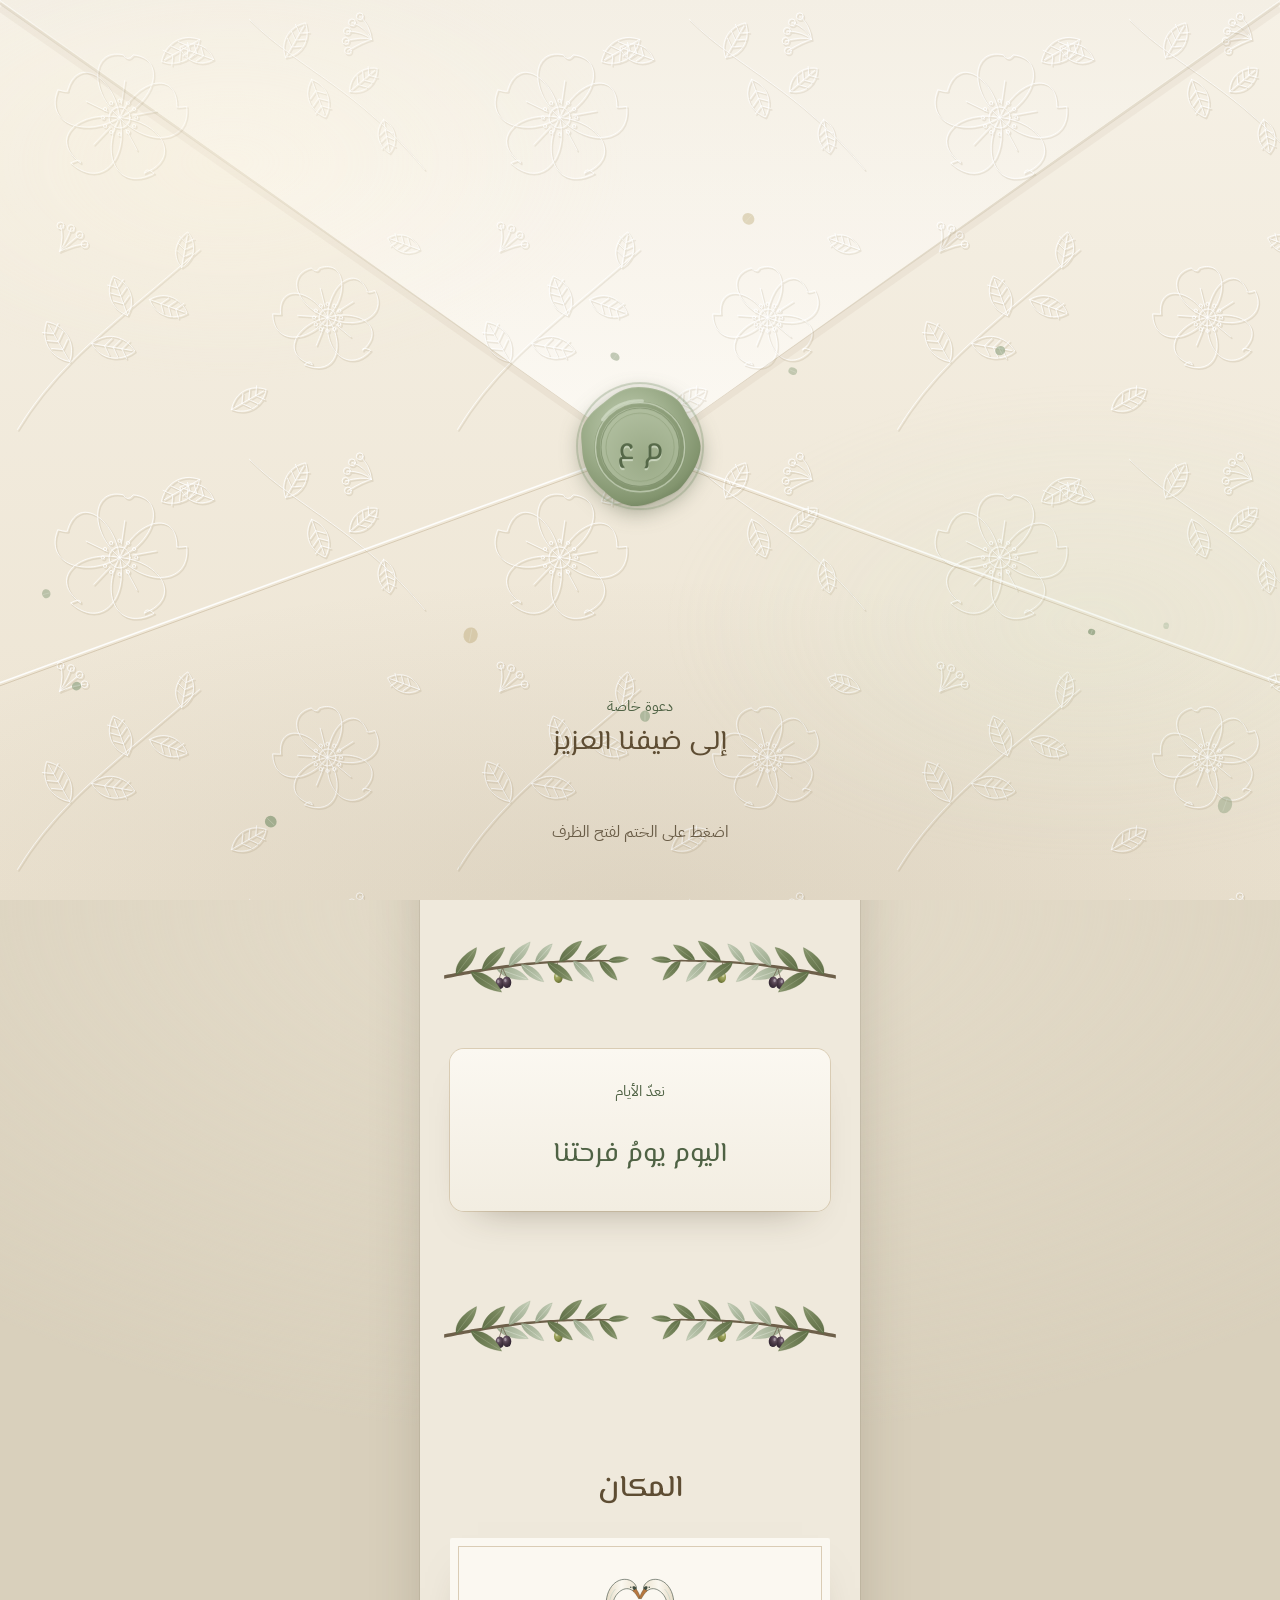
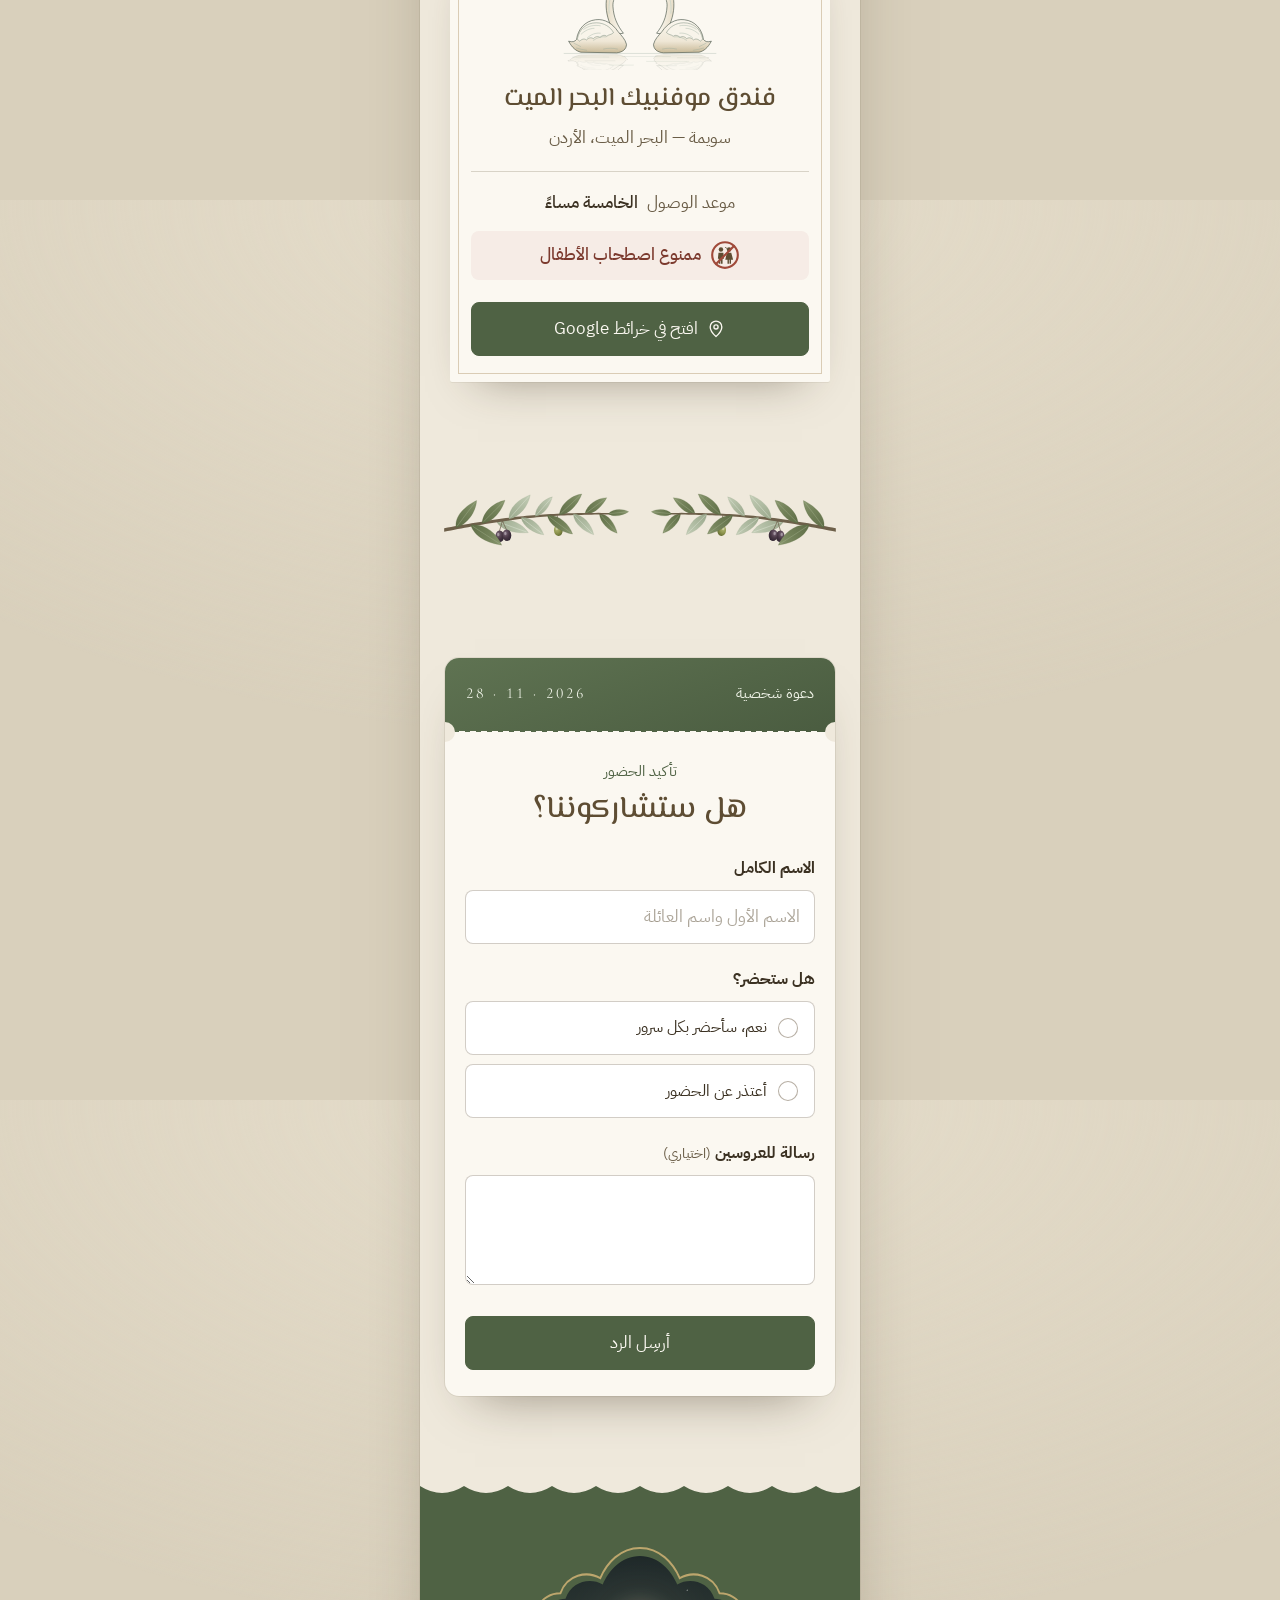
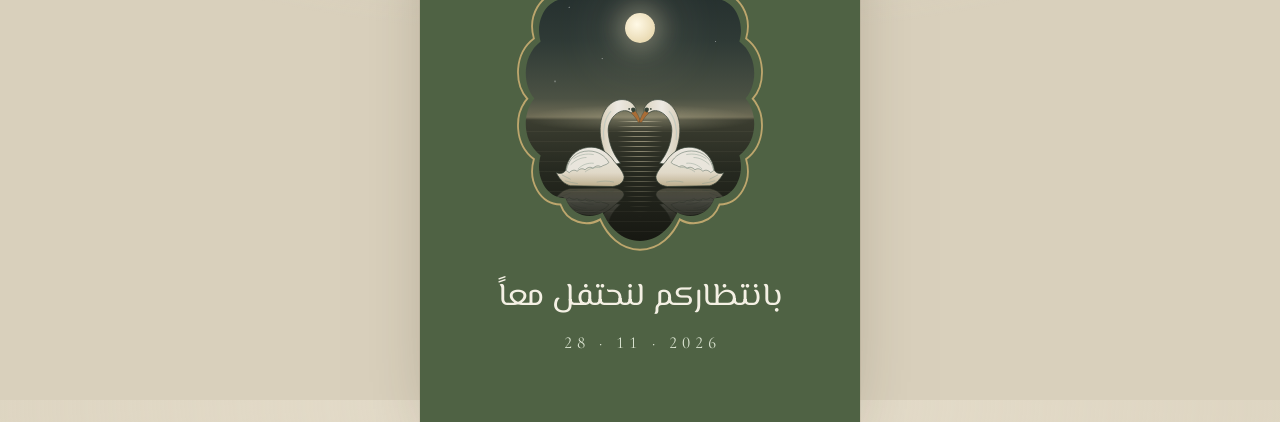
<file: index.html>
<!doctype html>
<html lang="ar" dir="rtl">
<head>
<meta charset="utf-8">
<meta name="viewport" content="width=device-width,initial-scale=1,viewport-fit=cover">
<title>محمود & عرين — دعوة زفاف</title>
<meta name="description" content="بكل الحب، ندعوكم لمشاركتنا فرحة زفافنا — محمود & عرين">
<meta name="theme-color" content="#EFE9DC">
<meta property="og:title" content="محمود & عرين — دعوة زفاف">
<meta property="og:description" content="بكل الحب، ندعوكم لمشاركتنا فرحة زفافنا">
<meta property="og:type" content="website">
<link rel="icon" href="assets/seal.svg" type="image/svg+xml">
<link rel="preconnect" href="https://fonts.googleapis.com">
<link rel="preconnect" href="https://fonts.gstatic.com" crossorigin>
<link rel="stylesheet" href="https://fonts.googleapis.com/css2?family=Amiri:wght@400&family=El+Messiri:wght@400;500;600&family=IBM+Plex+Sans+Arabic:wght@400;500;600&family=Cormorant+Garamond:wght@400;500&family=Parisienne&display=swap">
<link rel="stylesheet" href="style.css?v=31">
<!-- the cover only exists when JS can open it; without JS the page is simply readable -->
<script>document.documentElement.classList.add('js','sealed')</script>
<script src="config.js?v=16"></script>
</head>
<body>

<!-- ═══════════════ 1 · THE ENVELOPE ═══════════════ -->
<div class="cover" id="cover" aria-hidden="false">
  <div class="stage" id="stage">
    <div class="stage__light" aria-hidden="true"></div>


    <!-- a full-screen envelope: lining · card · front pocket · flap -->
    <div class="envelope" id="envelope">
      <div class="env-back"></div>


      <div class="card-mini" id="card" aria-hidden="true">
        <span class="card-mini__frame">
          <span class="card-mini__kicker">دعوة زفاف</span>
          <span class="card-mini__names"><span class="js-gAr">محمود</span> <i>&amp;</i> <span class="js-bAr">عرين</span></span>
          <span class="card-mini__date" dir="ltr" id="cardDate">28 · 11 · 2026</span>
        </span>
      </div>

      <div class="env-pocket-wrap">
        <div class="env-pocket"></div>
        <svg class="env-creases" viewBox="0 0 100 100" preserveAspectRatio="none" aria-hidden="true">
          <path d="M0 76L50 50L100 76" stroke="#fff" stroke-width="1.6" stroke-opacity=".9" transform="translate(0 -.15)"/>
          <path d="M0 76L50 50L100 76" stroke="#A8936E" stroke-width="1" stroke-opacity=".35" transform="translate(0 .2)"/>
          <!-- the flap's edge: a soft shadow just below it, a bright lip on it -->
          <g class="flap-edge">
            <path d="M0 0L50 50L100 0" stroke="#8C7651" stroke-width="7" stroke-opacity=".07" transform="translate(0 .9)"/>
            <path d="M0 0L50 50L100 0" stroke="#8C7651" stroke-width="2.5" stroke-opacity=".16" transform="translate(0 .35)"/>
            <path d="M0 0L50 50L100 0" stroke="#fff" stroke-width="1.2" stroke-opacity=".95"/>
          </g>
        </svg>
      </div>
      <div class="env-flap-shadow" aria-hidden="true"></div>

      <div class="env-flap" id="flap">
        <div class="env-flap__face env-flap__front"></div>
        <div class="env-flap__face env-flap__back"></div>
        <button class="seal" id="seal" type="button" aria-label="افتح الظرف">
        <svg viewBox="0 0 120 120" aria-hidden="true"><use href="#sealArt"/></svg>
      </button>
      </div>

    </div>

    <div class="stage__to">
      <span class="kicker">دعوة خاصة</span>
      <span class="stage__name" id="envName">إلى ضيفنا العزيز</span>
    </div>
    <p class="stage__hint" id="envHint" aria-live="polite">اضغط على الختم لفتح الظرف</p>
  </div>

  <!-- the scalloped cartouche that opens onto the lake -->
  <!-- the scalloped cartouche: just an outline that grows while the paper fades
       (a scaled mask repainted the whole screen every frame and stuttered on phones) -->
  <div class="reveal" aria-hidden="true">
    <svg class="reveal__frame" viewBox="12 8 76 80" preserveAspectRatio="none"><use href="#cartouche"/></svg>
  </div>
</div>

<main class="page" id="top">

  <!-- ═══════════════ 2 · SAVE THE DATE (the lake) ═══════════════ -->
  <header class="hero">
    <!-- the lake at the foot of the card, where the château sits in the reference -->
    <div class="hero__lake" aria-hidden="true">
      <img class="hero__art" src="assets/lake.webp?v=2" alt="" width="400" height="760" decoding="async">
      <img class="hero__art hero__fx" src="assets/lake-fx.svg?v=2" alt="" width="400" height="760">
    </div>

    <img class="corner corner--tl" src="assets/corner.svg" alt="" aria-hidden="true">
    <img class="corner corner--tr" src="assets/corner.svg" alt="" aria-hidden="true">
    <img class="corner corner--bl" src="assets/corner.svg" alt="" aria-hidden="true">
    <img class="corner corner--br" src="assets/corner.svg" alt="" aria-hidden="true">

    <svg class="dove dove--1" viewBox="-30 -44 80 56" aria-hidden="true"><use href="#dove"/></svg>
    <svg class="dove dove--2" viewBox="-30 -44 80 56" aria-hidden="true"><use href="#dove"/></svg>

    <!-- scroll hint: shown once the envelope has gone, gone at the first scroll -->
    <div class="swipe" id="swipe" aria-hidden="true">
      <svg viewBox="0 0 74 64">
        <g class="swipe__arrows" fill="none" stroke="currentColor" stroke-width="2.6" stroke-linecap="round" stroke-linejoin="round">
          <path d="M9 6v14M3 12l6-6 6 6"/><path d="M9 44v14M3 52l6 6 6-6"/>
        </g>
        <g class="swipe__hand"><g transform="rotate(-28 46 34)">
          <path d="M34 37V12a4.5 4.5 0 0 1 9 0v16a4.5 4.5 0 0 1 9 0v2a4.5 4.5 0 0 1 9 0v2a4.5 4.5 0 0 1 9 0v9c0 10-7 17-16 17h-6c-6 0-10-2.5-13.5-7L22 40a3.8 3.8 0 0 1 6-4.6Z"
                fill="#FFFEFA" stroke="currentColor" stroke-width="2.6" stroke-linejoin="round"/>
          <path d="M43 28v8M52 30v6M61 32v5" stroke="currentColor" stroke-width="2.2" stroke-linecap="round"/>
        </g></g>
      </svg>
      <span>مرّر للأسفل</span>
    </div>

    <div class="hero__text">
      <p class="hero__verse">وَمِنْ آيَاتِهِ أَنْ خَلَقَ لَكُم مِّنْ أَنفُسِكُمْ أَزْوَاجًا لِّتَسْكُنُوا إِلَيْهَا</p>
      <p class="hero__lead">يتشرّفان</p>
      <div class="hero__hosts">
        <p><span class="js-hTitle">السيد</span><b id="hostA">جواد صالح</b></p>
        <p><span class="js-hTitle">السيد</span><b id="hostB">وجيه شهوان</b></p>
      </div>
      <p class="hero__lead">بدعوتكم لحضور حفل زفاف ابنيهما</p>
      <h1 class="hero__names"><span class="js-gAr">محمود</span> <i>&amp;</i> <span class="js-bAr">عرين</span></h1>
      <div class="hero__date">
        <span class="hero__side" id="hMonth">تشرين الثاني</span>
        <span class="hero__day" id="hDay">28</span>
        <span class="hero__side" id="hYear">2026</span>
      </div>
      <p class="hero__weekday" id="hWeekday">السبت</p>
      <p class="hero__venue" id="hVenue">فندق موفنبيك البحر الميت</p>
      <p class="hero__time" id="hTime">الخامسة مساءً</p>
    </div>
  </header>

  <div class="garland" aria-hidden="true"><svg viewBox="0 0 400 80"><use href="#garlandArt"/></svg></div>

  <!-- ═══════════════ 5 · COUNTDOWN ═══════════════ -->
  <section class="sec countdown" aria-label="العدّ التنازلي">
    <div class="count-card" data-reveal>
      <p class="kicker">نعدّ الأيام</p>
      <div class="count" role="timer" aria-live="off">
        <div><b id="cD">0</b><span>يوم</span></div>
        <i aria-hidden="true">·</i>
        <div><b id="cH">0</b><span>ساعة</span></div>
        <i aria-hidden="true">·</i>
        <div><b id="cM">0</b><span>دقيقة</span></div>
        <i aria-hidden="true">·</i>
        <div><b id="cS">0</b><span>ثانية</span></div>
      </div>
      <p class="count-done" id="countDone" hidden>اليوم يومُ فرحتنا</p>
    </div>
  </section>

  <div class="garland garland--flip" aria-hidden="true"><svg viewBox="0 0 400 80"><use href="#garlandArt"/></svg></div>

  <!-- ═══════════════ 6 · VENUE ═══════════════ -->
  <section class="sec venue" id="venue" aria-labelledby="venueTitle">
    <h2 class="sec__title" id="venueTitle" data-reveal>المكان</h2>
    <div class="venue-card" data-reveal>
      <img class="venue__icon" src="assets/swans.svg" alt="">
      <h3 class="venue__name" id="vName2">فندق موفنبيك البحر الميت</h3>
      <p class="venue__addr" id="vAddr">سويمة — البحر الميت، الأردن</p>
      <p class="v-arrive">موعد الوصول <b id="vArrive">الخامسة مساءً</b></p>
      <p class="no-kids"><svg viewBox="0 0 48 48" aria-hidden="true"><use href="#noKids"/></svg>ممنوع اصطحاب الأطفال</p>
      <div class="actions">
        <a class="btn" id="mapBtn" href="#" target="_blank" rel="noopener">
          <svg viewBox="0 0 24 24" aria-hidden="true"><path d="M12 21s-7-6.2-7-11.5A7 7 0 0 1 19 9.5C19 14.8 12 21 12 21Z"/><circle cx="12" cy="9.5" r="2.5"/></svg>
          افتح في خرائط Google
        </a>
      </div>
    </div>
  </section>

  <div class="garland" aria-hidden="true"><svg viewBox="0 0 400 80"><use href="#garlandArt"/></svg></div>

  <!-- ═══════════════ 8 · RSVP — ticket ═══════════════ -->
  <section class="sec rsvp" id="rsvp" aria-labelledby="rsvpTitle">
    <div class="ticket" data-reveal>
      <div class="ticket__stub" aria-hidden="true">
        <span>دعوة شخصية</span><span dir="ltr" id="stubDate">28 · 11 · 2026</span>
      </div>
      <div class="ticket__body">
        <p class="kicker">تأكيد الحضور</p>
        <h2 class="sec__title" id="rsvpTitle">هل ستشاركوننا؟</h2>
        <p class="rsvp__by" id="rsvpBy"></p>

        <form class="form" id="form" novalidate>
          <div class="field">
            <label for="fName">الاسم الكامل</label>
            <input id="fName" name="name" type="text" autocomplete="name" maxlength="80" required placeholder="الاسم الأول واسم العائلة" aria-describedby="eName">
            <p class="err" id="eName" aria-live="polite"></p>
          </div>

          <fieldset class="field">
            <legend>هل ستحضر؟</legend>
            <div class="choice">
              <label class="choice__opt"><input type="radio" name="attending" value="yes" required><span>نعم، سأحضر بكل سرور</span></label>
              <label class="choice__opt"><input type="radio" name="attending" value="no"><span>أعتذر عن الحضور</span></label>
            </div>
            <p class="err" id="eAtt" aria-live="polite"></p>
          </fieldset>

          <div class="field" id="guestsField" hidden>
            <label id="gLabel">عدد الحضور <small>(بمن فيهم أنت، دون أطفال)</small></label>
            <div class="stepper" role="group" aria-labelledby="gLabel">
              <button type="button" class="stepper__btn" id="gMinus" aria-label="إنقاص">−</button>
              <output id="gOut" aria-live="polite">1</output>
              <button type="button" class="stepper__btn" id="gPlus" aria-label="زيادة">+</button>
            </div>
          </div>

          <div class="field">
            <label for="fNote">رسالة للعروسين <small>(اختياري)</small></label>
            <textarea id="fNote" name="note" rows="3" maxlength="500"></textarea>
          </div>

          <button class="btn btn--block" id="send" type="submit">أرسِل الرد</button>
          <p class="form__status" id="status" role="status" aria-live="polite"></p>
        </form>

        <div class="thanks" id="thanks" hidden tabindex="-1">
          <!-- the reply goes into a little envelope and is sealed -->
          <div class="sent" aria-hidden="true">
            <div class="sent__env">
              <div class="sent__back"></div>
              <div class="sent__card"><span class="sent__name" id="sentName"></span><span class="sent__ans" id="sentAns"></span></div>
              <div class="sent__pocket"></div>
              <div class="sent__flap"><i></i></div>
              <span class="sent__ring"></span>
              <svg class="sent__seal" viewBox="0 0 120 120"><use href="#sealArt"/></svg>
              <div class="sent__burst" id="burst"></div>
            </div>
          </div>
          <h3 id="thanksTitle">وصلنا ردّك</h3>
          <p id="thanksText">شكراً لك، وجودك سيكمل فرحتنا.</p>
          <button class="link-btn" id="again" type="button">إرسال ردّ آخر</button>
        </div>
      </div>
    </div>
  </section>

  <!-- ═══════════════ 8 · CLOSING ═══════════════ -->
  <footer class="closing">
    <svg class="closing__edge" viewBox="0 0 400 24" preserveAspectRatio="none" aria-hidden="true"><path d="M0 0V10Q20 24 40 10Q60 24 80 10Q100 24 120 10Q140 24 160 10Q180 24 200 10Q220 24 240 10Q260 24 280 10Q300 24 320 10Q340 24 360 10Q380 24 400 10V0Z"/></svg>

    <figure class="night" aria-hidden="true">
      <svg class="night__frame" viewBox="12 8 76 80" preserveAspectRatio="none"><use href="#cartouche"/></svg>
      <div class="night__window">
        <span class="night__moon"></span>
        <span class="night__path"></span>
        <img class="night__swans" src="assets/swans-night.svg" alt="">
      </div>
    </figure>

    <p class="closing__ar">بانتظاركم لنحتفل معاً</p>
    <p class="closing__date" dir="ltr" id="footDate">28 · 11 · 2026</p>

  </footer>
</main>

<!-- ═══════════════ shared drawings ═══════════════ -->
<svg width="0" height="0" style="position:absolute" aria-hidden="true">
  <defs>
    <path id="cartouche" d="M50 8C56 8 60 12 62 16C66 14 72 15 74 20C80 20 84 26 82 32C88 36 88 44 84 48C88 52 88 60 82 64C84 70 80 76 74 76C72 81 66 82 62 80C60 84 56 88 50 88C44 88 40 84 38 80C34 82 28 81 26 76C20 76 16 70 18 64C12 60 12 52 16 48C12 44 12 36 18 32C16 26 20 20 26 20C28 15 34 14 38 16C40 12 44 8 50 8Z"/>
    <!-- a white dove in flight; the two wings flap from the shoulder -->
    <symbol id="dove" viewBox="-30 -44 80 56">
      <g class="dove__wing dove__wing--back"><path d="M10 -4C8 -18 14 -32 30 -40C27 -28 25 -16 22 -4Z" fill="#E9E4D8"/></g>
      <path d="M-26 -2L-12 -6C-4 -9 10 -10 22 -7C29 -6 33 -4 37 -6C40 -7 43 -6 44 -4L39 -2C37 2 30 6 20 7C8 8 -4 6 -12 3L-26 6L-22 2Z" fill="#FBF9F3" stroke="#CFC7B4" stroke-width=".7"/>
      <path d="M44 -4L48 -3L44 -2Z" fill="#C9A27A"/>
      <circle cx="40" cy="-4.6" r=".9" fill="#4A4032"/>
      <g class="dove__wing"><path d="M6 -5C2 -20 6 -36 20 -44C21 -30 22 -18 24 -6Z" fill="#FFFEFB" stroke="#D6CEBB" stroke-width=".7"/>
        <path d="M10 -14L18 -12M9 -22L18 -20M11 -30L19 -28" stroke="#DDD5C3" stroke-width=".6"/></g>
    </symbol>
    <!-- wax seal -->
    <radialGradient id="wax" cx="38%" cy="32%" r="75%">
      <stop offset="0" stop-color="#A9B898"/><stop offset=".45" stop-color="#7F9470"/><stop offset="1" stop-color="#55684A"/>
    </radialGradient>
    <radialGradient id="waxIn" cx="60%" cy="65%" r="70%">
      <stop offset="0" stop-color="#7A8F6B"/><stop offset="1" stop-color="#93A684"/>
    </radialGradient>
    <linearGradient id="paperFront" x1="0" y1="0" x2="0" y2="1"><stop offset="0" stop-color="#F7F2E7"/><stop offset="1" stop-color="#ECE3D0"/></linearGradient>
    <linearGradient id="paperFlap" x1="0" y1="0" x2="0" y2="1"><stop offset="0" stop-color="#F4EEE1"/><stop offset="1" stop-color="#FBF8F1"/></linearGradient>
    <linearGradient id="liner" x1="0" y1="0" x2="1" y2="1"><stop offset="0" stop-color="#8FA27F"/><stop offset="1" stop-color="#6F8461"/></linearGradient>
    <pattern id="linerLeaves" width="36" height="36" patternUnits="userSpaceOnUse" patternTransform="rotate(-20)">
      <g fill="none" stroke="#E7EEDD" stroke-width=".9" stroke-linecap="round">
        <path d="M4 32C12 22 20 14 32 6"/>
        <ellipse cx="11" cy="22" rx="4" ry="2.6" transform="rotate(-40 11 22)"/>
        <ellipse cx="19" cy="15" rx="4" ry="2.6" transform="rotate(50 19 15)"/>
        <ellipse cx="26" cy="10" rx="3.4" ry="2.2" transform="rotate(-40 26 10)"/>
      </g>
    </pattern>
    <radialGradient id="waxBody" cx="40%" cy="34%" r="72%">
      <stop offset="0" stop-color="#C3CFB4"/><stop offset=".45" stop-color="#A2B290"/><stop offset=".85" stop-color="#83956F"/><stop offset="1" stop-color="#6E805C"/>
    </radialGradient>
    <radialGradient id="waxPool" cx="58%" cy="64%" r="70%">
      <stop offset="0" stop-color="#9AAA87"/><stop offset="1" stop-color="#B2C0A1"/>
    </radialGradient>
    <symbol id="sealArt" viewBox="0 0 120 120">
      <!-- the poured blob, uneven where the wax ran -->
      <path d="M115 60C115.2 65 113.5 70.4 111.7 75.2C109.9 79.9 107.1 84.3 104.3 88.4C101.4 92.6 98.4 96.9 94.6 99.9C90.8 103 85.9 104.8 81.4 106.9C76.9 109 72.4 111.1 67.5 112.3C62.7 113.6 57.2 114.9 52.2 114.4C47.2 113.8 42 111.5 37.6 109C33.2 106.5 29.5 102.9 25.8 99.5C22.1 96.1 18.3 92.6 15.6 88.5C12.8 84.4 10.7 79.6 9.3 74.9C7.9 70.1 7.5 65.1 7.2 60C6.8 54.9 5.9 49.3 7.2 44.5C8.5 39.7 11.9 35 15.1 31.1C18.3 27.3 22.6 24.4 26.4 21.2C30.2 18.1 33.8 14.6 38.2 12.2C42.5 9.8 47.4 7.7 52.4 6.8C57.3 5.9 62.6 6.3 67.6 7C72.6 7.7 77.8 9 82.4 11C87 13.1 91.7 15.9 95.2 19.4C98.7 22.9 100.7 27.9 103.2 32.2C105.8 36.5 108.6 40.5 110.6 45.1C112.5 49.8 114.8 55 115 60Z" fill="url(#waxBody)"/>
      <!-- the raised rim left by the stamp -->
      <circle cx="60" cy="61" r="39" fill="none" stroke="#7D8F69" stroke-width="5" opacity=".55"/>
      <circle cx="60" cy="61" r="40.5" fill="none" stroke="#D3DDC7" stroke-width="1.2" opacity=".7"/>
      <!-- the pressed face -->
      <circle cx="60" cy="61" r="35.5" fill="url(#waxPool)"/>
      <circle cx="60" cy="61" r="35.5" fill="none" stroke="#6E805C" stroke-width="1" opacity=".55"/>
      <circle cx="60" cy="61" r="31" fill="none" stroke="#8C9C78" stroke-width=".7" opacity=".7"/>
      <!-- monogram: a light lip under a dark cut, as a die leaves it -->
      <text x="60" y="73.2" text-anchor="middle" font-family="El Messiri, sans-serif" font-size="30" fill="#D6E0CB" opacity=".8">م ع</text>
      <text x="60" y="72" text-anchor="middle" font-family="El Messiri, sans-serif" font-size="30" fill="#556848">م ع</text>
      <!-- sheen -->
      <path d="M26 36c8-12 22-18 36-17" fill="none" stroke="#EEF3E7" stroke-width="3" stroke-linecap="round" opacity=".45"/>
    </symbol>

    <!-- filigree oval -->
    <symbol id="ovalFrame" viewBox="0 0 260 330">
      <g fill="none" stroke="var(--gold)" stroke-linecap="round">
        <ellipse cx="130" cy="165" rx="112" ry="146" stroke-width="1.2"/>
        <ellipse cx="130" cy="165" rx="121" ry="155" stroke-width=".6" stroke-dasharray="2 4"/>
        <ellipse cx="130" cy="165" rx="104" ry="138" stroke-width=".5"/>
        <!-- crown + base flourishes -->
        <path d="M130 8c-6 6-16 6-22 0m22 0c6 6 16 6 22 0M130 2v14M100 14c-10-2-18 2-22 10m82-10c10-2 18 2 22 10" stroke-width="1"/>
        <path d="M130 322c-6-6-16-6-22 0m22 0c6-6 16-6 22 0M130 328v-14M100 316c-10 2-18-2-22-10m82 10c10 2 18-2 22-10" stroke-width="1"/>
        <!-- side scrolls -->
        <path d="M14 165c0-14 8-22 4-34m-4 34c0 14 8 22 4 34M246 165c0-14-8-22-4-34m4 34c0 14-8 22-4 34" stroke-width="1"/>
        <circle cx="130" cy="8" r="2.4" fill="var(--gold)" stroke="none"/>
        <circle cx="130" cy="322" r="2.4" fill="var(--gold)" stroke="none"/>
        <circle cx="12" cy="165" r="2" fill="var(--gold)" stroke="none"/>
        <circle cx="248" cy="165" r="2" fill="var(--gold)" stroke="none"/>
      </g>
    </symbol>


    <!-- tiny envelope stamp for the letter -->
    <symbol id="miniEnvelope" viewBox="0 0 64 52">
      <rect x="2" y="8" width="60" height="40" rx="2" fill="#F4EFE4" stroke="#C9BC9F"/>
      <path d="M2 10l30 22 30-22" fill="none" stroke="#C9BC9F"/>
      <circle cx="32" cy="31" r="8" fill="url(#wax)"/>
    </symbol>

    <!-- no children: two little figures under a slashed circle -->
    <symbol id="noKids" viewBox="0 0 48 48">
      <g fill="#5E4D33">
        <circle cx="17.5" cy="15" r="3.6"/><path d="M13.6 20.5h7.8l1 9.5h-2.3v8h-2.5v-6.5h-1v6.5h-2.5v-8h-1.5Z"/>
        <circle cx="30.5" cy="15" r="3.6"/><path d="M27 20.5h7l3 11h-3.4v6.5h-2.3v-6.5h-1v6.5H28v-6.5h-3.6Z"/>
        <path d="M26.6 13.2l-1.8-1.2M34.4 13.2l1.8-1.2" stroke="#5E4D33" stroke-width="1.4" stroke-linecap="round"/>
      </g>
      <circle cx="24" cy="24" r="20.5" fill="none" stroke="#A04A3A" stroke-width="3.4"/>
      <path d="M9.6 38.4L38.4 9.6" stroke="#A04A3A" stroke-width="3.4" stroke-linecap="round"/>
    </symbol>
    <!-- the dividers are olive branches, drawn by script.js -->
    <symbol id="garlandArt" viewBox="0 0 400 80"><g id="garlandG"></g></symbol>
  </defs>
</svg>

<script src="script.js?v=30"></script>
</body>
</html>
</file>
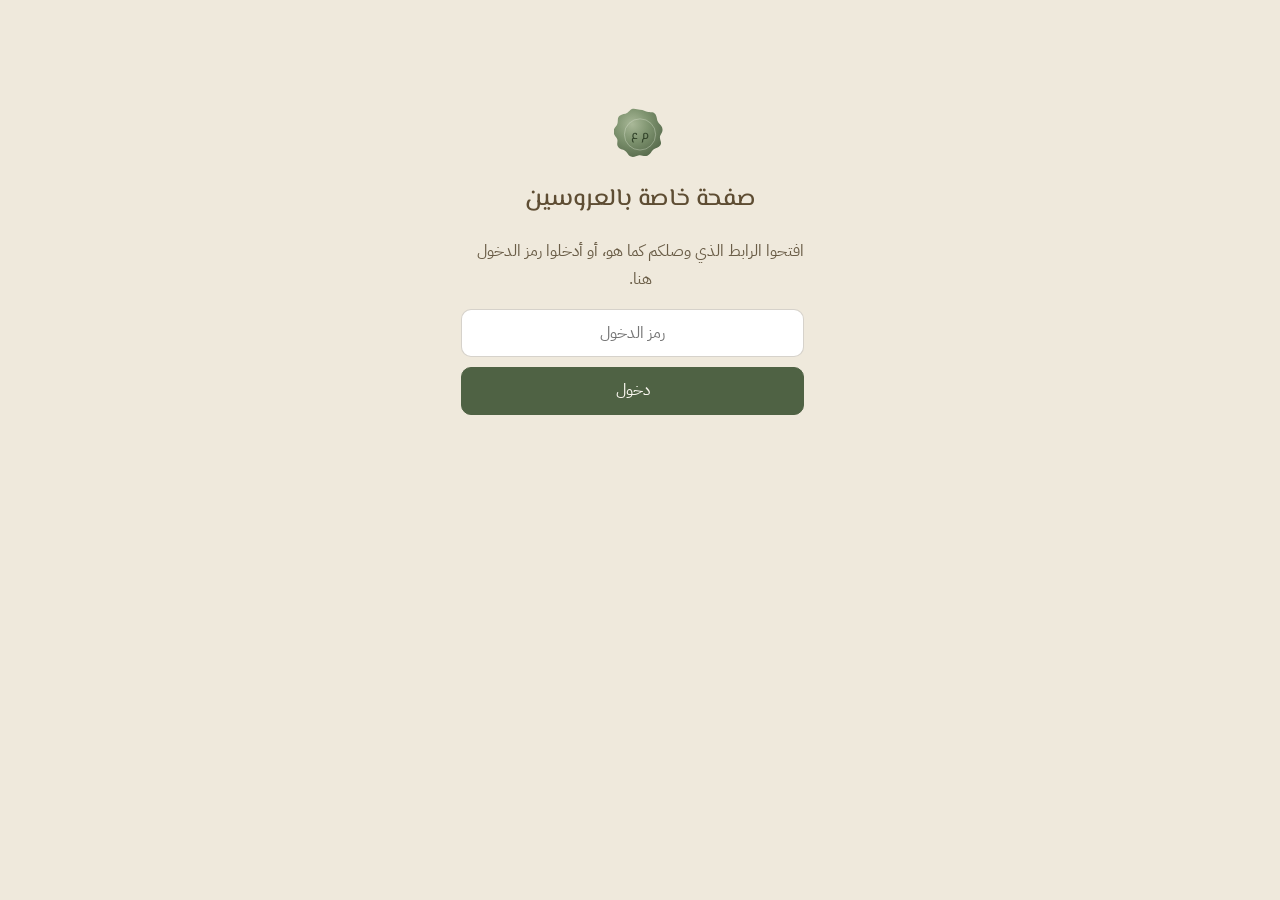
<file: list/index.html>
<!doctype html>
<html lang="ar" dir="rtl">
<head>
<meta charset="utf-8">
<meta name="viewport" content="width=device-width,initial-scale=1,viewport-fit=cover">
<title>قائمة الحضور — محمود & عرين</title>
<!-- for the couple only: keep it out of search and out of link previews -->
<meta name="robots" content="noindex,nofollow">
<meta name="referrer" content="no-referrer">
<meta name="theme-color" content="#EFE9DC">
<link rel="icon" href="../assets/seal.svg" type="image/svg+xml">
<link rel="preconnect" href="https://fonts.googleapis.com">
<link rel="preconnect" href="https://fonts.gstatic.com" crossorigin>
<link rel="stylesheet" href="https://fonts.googleapis.com/css2?family=El+Messiri:wght@500&family=IBM+Plex+Sans+Arabic:wght@400;500;600&display=swap">
<script src="../config.js?v=16"></script>
<style>
:root{
  --paper:#EFE9DC; --paper-3:#FBF8F1; --ink:#3B3122; --ink-soft:#6A5D47; --sepia:#5E4D33;
  --line:rgba(94,77,51,.16); --sage:#7F9470; --sage-dk:#4F6244; --sage-lt:#E3E9DA;
  --rose:#9B3B2E; --rose-lt:#F4E3DE; --gold:#A88B5A; --olive:#544427;
  --ease:cubic-bezier(.22,.61,.36,1); --ctl:48px; --r:10px;
}
*,*::before,*::after{ box-sizing:border-box }
[hidden]{ display:none !important }
html{ -webkit-text-size-adjust:100% }
body{
  margin:0; background:var(--paper); color:var(--ink);
  font-family:'IBM Plex Sans Arabic',sans-serif; font-size:1rem; line-height:1.75;
  -webkit-font-smoothing:antialiased;
  padding:0 0 calc(120px + env(safe-area-inset-bottom));
}
button,input,textarea{ font:inherit; color:inherit }
:focus-visible{ outline:2px solid var(--sage-dk); outline-offset:2px }
.wrap{ max-width:560px; margin:0 auto; padding:0 16px }
.num{ font-variant-numeric:lining-nums tabular-nums }

/* ── header ─────────────────────────────────────────────── */
.top{ padding:calc(20px + env(safe-area-inset-top)) 0 8px; text-align:center }
.top__seal{ width:52px; height:52px; margin:0 auto 4px }
.top h1{ margin:0; font-family:'El Messiri',sans-serif; font-weight:500; font-size:1.7rem; color:var(--sepia); line-height:1.4 }
.top p{ margin:0; color:var(--ink-soft); font-size:.95rem }
.top .names{ font-family:'El Messiri',sans-serif; font-size:1.1rem; color:var(--sage-dk) }

.banner{
  margin:12px 0 0; padding:10px 14px; border-radius:var(--r);
  background:#F6EBCD; color:#6B5320; font-size:.92rem; text-align:center;
}

/* ── summary: one card, three numbers ─────────────────── */
.tally{
  display:grid; grid-template-columns:repeat(3,1fr); margin-top:18px;
  background:var(--paper-3); border-radius:14px; box-shadow:0 0 0 1px var(--line);
}
.stat{ padding:14px 8px; text-align:center }
.stat + .stat{ border-inline-start:1px solid var(--line) }
.stat b{ display:block; font-weight:600; font-size:1.9rem; line-height:1.2; color:var(--sepia) }
.stat span{ font-size:.85rem; color:var(--ink-soft) }
.stat--main b{ color:var(--sage-dk) }

/* ── toolbar ───────────────────────────────────────────── */
.tools{ position:sticky; top:0; z-index:5; background:var(--paper); padding:14px 0 10px; margin-top:6px }
.search{ position:relative }
.search input{
  width:100%; height:var(--ctl); padding:0 44px 0 14px; border-radius:var(--r);
  border:1px solid rgba(94,77,51,.25); background:#fff; font-size:1rem;
}
.search svg{ position:absolute; right:14px; top:50%; width:18px; height:18px; transform:translateY(-50%); stroke:var(--ink-soft); fill:none; stroke-width:1.8 }
.seg{ display:grid; grid-template-columns:repeat(3,1fr); gap:4px; margin-top:10px; padding:4px; border-radius:var(--r); background:rgba(94,77,51,.08) }
.seg button{
  min-height:40px; border:0; border-radius:8px; background:transparent; cursor:pointer; font-size:.95rem; color:var(--ink-soft);
}
.seg button[aria-pressed=true]{ background:var(--paper-3); color:var(--ink); box-shadow:0 1px 3px rgba(60,48,30,.15); font-weight:600 }
.seg .num{ font-size:1rem; margin-inline-start:4px }

/* ── list ──────────────────────────────────────────────── */
.list{ list-style:none; margin:4px 0 0; padding:0; display:grid; gap:10px }
.row{
  background:var(--paper-3); border-radius:14px; padding:12px 14px; box-shadow:0 0 0 1px var(--line);
  display:grid; grid-template-columns:1fr auto; gap:2px 10px; align-items:start;
}
.row__name{ font-weight:600; font-size:1.05rem; line-height:1.5; word-break:break-word }
.row__meta{ grid-column:1; font-size:.85rem; color:var(--ink-soft) }
.row__note{ grid-column:1/-1; margin:6px 0 0; padding:8px 12px; border-radius:8px; background:var(--paper); font-size:.95rem; color:var(--ink-soft); font-style:normal }
.row__side{ grid-row:1/3; grid-column:2; display:flex; align-items:center; gap:4px }
.badge{
  display:inline-flex; align-items:center; gap:4px; height:28px; padding:0 10px; border-radius:20px;
  font-size:.85rem; white-space:nowrap;
}
.badge--yes{ background:var(--sage-lt); color:var(--sage-dk) }
.badge--no { background:var(--rose-lt); color:var(--rose) }
.icon-btn{
  width:40px; height:40px; display:grid; place-items:center; border:0; border-radius:10px; background:transparent; cursor:pointer; color:var(--ink-soft);
}
.icon-btn:hover{ background:rgba(94,77,51,.08); color:var(--rose) }
.icon-btn svg{ width:18px; height:18px; fill:none; stroke:currentColor; stroke-width:1.7; stroke-linecap:round; stroke-linejoin:round }

.empty{ text-align:center; color:var(--ink-soft); padding:40px 16px }
.empty svg{ width:90px; margin:0 auto 6px; color:var(--sage) }

/* ── buttons ───────────────────────────────────────────── */
.btn{
  display:inline-flex; align-items:center; justify-content:center; gap:8px;
  min-height:var(--ctl); padding:0 16px; border-radius:var(--r); cursor:pointer;
  border:1px solid var(--sage-dk); background:var(--sage-dk); color:var(--paper-3); font-size:.98rem; text-decoration:none;
}
.btn svg{ width:18px; height:18px; fill:none; stroke:currentColor; stroke-width:1.7; stroke-linecap:round; stroke-linejoin:round }
.btn--ghost{ background:transparent; color:var(--sage-dk) }
.btn--danger{ background:var(--rose); border-color:var(--rose) }
.btn[disabled]{ opacity:.6 }
.foot{ display:grid; grid-template-columns:1fr 1fr; gap:8px; margin-top:18px }
.updated{ text-align:center; font-size:.82rem; color:var(--ink-soft); margin-top:10px }

.fab{
  position:fixed; z-index:20; left:50%; transform:translateX(-50%);
  bottom:calc(18px + env(safe-area-inset-bottom));
  height:54px; padding:0 22px; border-radius:30px; box-shadow:0 10px 24px -8px rgba(40,50,30,.55);
}

/* ── sheet (add guest / confirm) ───────────────────────── */
.scrim{ position:fixed; inset:0; z-index:30; background:rgba(40,32,20,.4); opacity:0; transition:opacity .25s var(--ease) }
.scrim.on{ opacity:1 }
.sheet{
  position:fixed; z-index:31; left:0; right:0; bottom:0; margin:0 auto; max-width:560px;
  background:var(--paper-3); border-radius:20px 20px 0 0; padding:10px 18px calc(18px + env(safe-area-inset-bottom));
  transform:translateY(100%); transition:transform .3s var(--ease); max-height:92svh; overflow:auto;
}
.sheet.on{ transform:none }
.sheet__grip{ width:40px; height:4px; border-radius:4px; background:rgba(94,77,51,.25); margin:0 auto 10px }
.sheet h2{ margin:0 0 12px; font-family:'El Messiri',sans-serif; font-weight:500; font-size:1.5rem; color:var(--sepia); text-align:center }
.field{ margin-bottom:14px; border:0; padding:0 }
.field > label, .field legend{ display:block; font-weight:600; margin-bottom:6px; padding:0 }
.field input[type=text], .field textarea{
  width:100%; min-height:var(--ctl); padding:10px 12px; border-radius:var(--r); border:1px solid rgba(94,77,51,.25); background:#fff; font-size:1rem;
}
.pick{ display:grid; grid-template-columns:1fr 1fr; gap:8px }
.pick label{ position:relative; cursor:pointer }
.pick input{ position:absolute; opacity:0 }
.pick span{ display:flex; align-items:center; justify-content:center; min-height:var(--ctl); border-radius:var(--r); border:1px solid rgba(94,77,51,.25); background:#fff }
.pick input:checked + span{ border-color:var(--sage-dk); background:var(--sage-lt); font-weight:600 }
.pick input:focus-visible + span{ outline:2px solid var(--sage-dk); outline-offset:2px }
.step{ display:flex; align-items:center; gap:8px }
.step button{ width:var(--ctl); height:var(--ctl); border-radius:var(--r); border:1px solid rgba(94,77,51,.25); background:#fff; font-size:1.4rem; cursor:pointer }
.step output{ min-width:48px; text-align:center; font-size:1.6rem }
.sheet__actions{ display:grid; grid-template-columns:1fr 1fr; gap:8px; margin-top:6px }
.err{ color:var(--rose); font-size:.9rem; margin:4px 0 0 }
.err:empty{ display:none }

.toast{
  position:fixed; z-index:40; left:50%; bottom:calc(90px + env(safe-area-inset-bottom)); transform:translate(-50%,20px);
  background:var(--ink); color:var(--paper-3); padding:10px 18px; border-radius:24px; font-size:.95rem;
  opacity:0; transition:all .25s var(--ease); pointer-events:none; white-space:nowrap;
}
.toast.on{ opacity:1; transform:translate(-50%,0) }

/* ── gate ──────────────────────────────────────────────── */
.gate{ max-width:360px; margin:12vh auto 0; text-align:center; padding:0 16px }
.gate p{ color:var(--ink-soft) }
.gate form{ display:grid; gap:10px; margin-top:16px }
.gate input{ height:var(--ctl); padding:0 12px; border-radius:var(--r); border:1px solid rgba(94,77,51,.25); background:#fff; direction:ltr; text-align:center }

@media (prefers-reduced-motion:reduce){ *{ transition:none !important } }
</style>
</head>
<body>

<svg width="0" height="0" style="position:absolute" aria-hidden="true">
  <defs>
    <radialGradient id="wax" cx="38%" cy="32%" r="75%"><stop offset="0" stop-color="#A9B898"/><stop offset=".45" stop-color="#7F9470"/><stop offset="1" stop-color="#55684A"/></radialGradient>
    <symbol id="seal" viewBox="0 0 120 120">
      <path d="M60 4c8 0 12 4 19 5s13-1 17 6 2 12 6 18 10 9 10 17-6 11-6 18 5 12 1 18-11 6-16 10-6 11-14 14-12-2-19-1-12 6-19 3-7-9-13-13-13-3-17-10 1-12-2-18-9-10-8-18 7-10 9-17-1-13 5-18 12-3 18-7 7-9 15-9z" fill="url(#wax)"/>
      <circle cx="60" cy="61" r="36" fill="none" stroke="#DCE5D2" stroke-width="1.6" opacity=".55"/>
      <text x="60" y="72" text-anchor="middle" font-family="El Messiri, sans-serif" font-size="30" fill="#33442B">م ع</text>
    </symbol>
    <symbol id="swans" viewBox="-60 -64 120 70">
      <g fill="none" stroke="currentColor" stroke-width="2" stroke-linecap="round" stroke-linejoin="round">
        <g id="sw" transform="scale(.5)">
          <path d="M-104 -20C-112 -30 -110 -44 -100 -48C-96 -36 -88 -32 -78 -34C-66 -46 -46 -46 -34 -36C-26 -30 -20 -24 -18 -16C-17 -8 -24 -2 -36 0L-86 0C-96 -2 -104 -10 -104 -20Z"/>
          <path d="M-30 -30C-48 -52 -56 -86 -42 -108C-30 -126 -8 -122 -4 -104C-2 -98 0 -92 1 -86"/>
        </g>
        <use href="#sw" transform="scale(-1 1)"/>
      </g>
    </symbol>
  </defs>
</svg>

<!-- ═══ gate: the link has no secret in it ═══ -->
<section class="gate" id="gate" hidden>
  <svg class="top__seal" viewBox="0 0 120 120" aria-hidden="true"><use href="#seal"/></svg>
  <h1 style="font-family:'El Messiri',sans-serif;font-weight:500;color:var(--sepia);margin:6px 0 0">صفحة خاصة بالعروسين</h1>
  <p>افتحوا الرابط الذي وصلكم كما هو، أو أدخلوا رمز الدخول هنا.</p>
  <form id="gateForm">
    <input id="gateIn" type="password" autocomplete="off" aria-label="رمز الدخول" placeholder="رمز الدخول">
    <button class="btn" type="submit">دخول</button>
    <p class="err" id="gateErr" role="alert"></p>
  </form>
</section>

<!-- ═══ the dashboard ═══ -->
<div class="wrap" id="app" hidden>
  <header class="top">
    <svg class="top__seal" viewBox="0 0 120 120" aria-hidden="true"><use href="#seal"/></svg>
    <h1>قائمة الحضور</h1>
    <p class="names" id="couple">محمود & عرين</p>
    <p id="daysLeft"></p>
    <p class="banner" id="demo" hidden>عرض تجريبي ببيانات وهمية — ستظهر الردود الحقيقية بعد ربط Supabase في <span dir="ltr">config.js</span></p>
  </header>

  <section class="tally" aria-label="الإحصاءات">
    <div class="stat stat--main"><b class="num" id="tPeople">0</b><span>عدد الحضور</span></div>
    <div class="stat"><b class="num" id="tYes">0</b><span>ردود بالحضور</span></div>
    <div class="stat"><b class="num" id="tNo">0</b><span>اعتذارات</span></div>
  </section>

  <div class="tools">
    <label class="search">
      <svg viewBox="0 0 24 24" aria-hidden="true"><circle cx="11" cy="11" r="7"/><path d="M20 20l-3.5-3.5"/></svg>
      <input id="q" type="search" placeholder="ابحث عن اسم…" aria-label="ابحث عن اسم">
    </label>
    <div class="seg" role="group" aria-label="تصفية">
      <button type="button" data-f="all" aria-pressed="true">الكل<span class="num" id="nAll"></span></button>
      <button type="button" data-f="yes" aria-pressed="false">الحضور<span class="num" id="nYes"></span></button>
      <button type="button" data-f="no" aria-pressed="false">المعتذرون<span class="num" id="nNo"></span></button>
    </div>
  </div>

  <ul class="list" id="list" aria-live="polite"></ul>
  <div class="empty" id="empty" hidden>
    <svg viewBox="-60 -64 120 70" aria-hidden="true"><use href="#swans"/></svg>
    <p id="emptyText">لا توجد ردود بعد — ستظهر هنا فور وصولها.</p>
  </div>

  <div class="foot">
    <button class="btn btn--ghost" id="refresh" type="button">
      <svg viewBox="0 0 24 24" aria-hidden="true"><path d="M20 11a8 8 0 1 0-2.3 5.7M20 4v7h-7"/></svg>تحديث</button>
    <button class="btn btn--ghost" id="csv" type="button">
      <svg viewBox="0 0 24 24" aria-hidden="true"><path d="M12 4v11m0 0l-4-4m4 4l4-4M5 20h14"/></svg>تنزيل القائمة</button>
  </div>
  <p class="updated" id="updated"></p>
</div>

<button class="btn fab" id="addBtn" type="button" hidden>
  <svg viewBox="0 0 24 24" aria-hidden="true"><path d="M12 5v14M5 12h14"/></svg>إضافة ضيف
</button>

<!-- add-guest sheet -->
<div class="scrim" id="scrim" hidden></div>
<form class="sheet" id="sheet" role="dialog" aria-modal="true" aria-labelledby="sheetTitle" hidden novalidate>
  <div class="sheet__grip"></div>
  <h2 id="sheetTitle">إضافة ضيف</h2>
  <div class="field">
    <label for="aName">الاسم</label>
    <input id="aName" type="text" maxlength="80" autocomplete="off">
    <p class="err" id="aErr"></p>
  </div>
  <fieldset class="field">
    <legend>الرد</legend>
    <div class="pick">
      <label><input type="radio" name="aAtt" value="yes" checked><span>سيحضر</span></label>
      <label><input type="radio" name="aAtt" value="no"><span>معتذر</span></label>
    </div>
  </fieldset>
  <div class="field" id="aGuestsF">
    <label id="aGl">عدد الأشخاص</label>
    <div class="step" role="group" aria-labelledby="aGl">
      <button type="button" id="aMinus" aria-label="إنقاص">−</button>
      <output id="aOut" class="num">1</output>
      <button type="button" id="aPlus" aria-label="زيادة">+</button>
    </div>
  </div>
  <div class="field">
    <label for="aNote">ملاحظة <small>(اختياري)</small></label>
    <textarea id="aNote" rows="2" maxlength="500"></textarea>
  </div>
  <div class="sheet__actions">
    <button class="btn btn--ghost" type="button" id="aCancel">إلغاء</button>
    <button class="btn" type="submit" id="aSave">حفظ</button>
  </div>
</form>

<!-- confirm sheet -->
<div class="sheet" id="confirm" role="alertdialog" aria-modal="true" aria-labelledby="cTitle" hidden>
  <div class="sheet__grip"></div>
  <h2 id="cTitle">حذف الرد؟</h2>
  <p style="text-align:center;margin:0 0 14px;color:var(--ink-soft)" id="cText"></p>
  <div class="sheet__actions">
    <button class="btn btn--ghost" type="button" id="cNo">إلغاء</button>
    <button class="btn btn--danger" type="button" id="cYes">حذف</button>
  </div>
</div>

<div class="toast" id="toast" role="status" aria-live="polite"></div>

<script>
(() => {
  'use strict';
  const C = window.INVITE || {}, DB = window.INVITE_DB || {};
  const $ = s => document.querySelector(s);
  const live = !!(DB.url && DB.key);
  const MAX = Math.max(1, +C.maxGuests || 5);
  let secret = new URLSearchParams(location.hash.slice(1)).get('s') || '';
  let rows = [], filter = 'all', query = '';

  // ── couple ─────────────────────────────────
  if (C.groomAr) $('#couple').textContent = `${C.groomAr} & ${C.brideAr}`;
  if (C.groomAr) document.title = `قائمة الحضور — ${C.groomAr} & ${C.brideAr}`;
  if (C.date) {
    const d = Math.ceil((new Date(C.date) - Date.now()) / 864e5);
    $('#daysLeft').textContent = d > 0 ? `باقي ${d} يوماً على الحفل` : d === 0 ? 'الحفل اليوم 🤍' : '';
  }

  // ── data ────────────────────────────────────────────────
  const rpc = (fn, body = {}) => fetch(`${DB.url.replace(/\/$/, '')}/rest/v1/rpc/${fn}`, {
    method: 'POST',
    headers: { apikey: DB.key, Authorization: `Bearer ${DB.key}`, 'Content-Type': 'application/json' },
    body: JSON.stringify({ pass: secret, ...body }),
  });

  const SAMPLE = [
    ['أحمد وعائلته', 'yes', 4, 'ألف مبروك، الله يتمم على خير 🤍', 2],
    ['ليلى حداد', 'yes', 2, '', 5],
    ['خالد العمري', 'no', 0, 'مسافر للأسف، مبارك من القلب', 9],
    ['سارة ومحمد', 'yes', 2, '', 20],
    ['أبو يوسف', 'yes', 5, 'بانتظار الفرحة', 30],
    ['رنا الخطيب', 'no', 0, '', 49],
    ['عمر ناصر', 'yes', 1, '', 70],
  ].map(([name, attending, guests, note, h], i) => ({ id: i + 1, name, attending, guests, note, created_at: new Date(Date.now() - h * 36e5).toISOString() }));

  async function load() {
    if (!live) { rows = SAMPLE.slice(); $('#demo').hidden = false; return true; }
    const r = await rpc('guest_list');
    if (!r.ok) return false;
    rows = await r.json();
    return true;
  }

  // ── render ──────────────────────────────────────────────
  const ago = iso => {
    const m = Math.round((Date.now() - new Date(iso)) / 6e4);
    if (m < 1) return 'الآن';
    if (m < 60) return `قبل ${m} دقيقة`;
    const h = Math.round(m / 60); if (h < 24) return h === 1 ? 'قبل ساعة' : h === 2 ? 'قبل ساعتين' : `قبل ${h} ساعات`;
    const d = Math.round(h / 24); return d === 1 ? 'أمس' : d === 2 ? 'قبل يومين' : `قبل ${d} أيام`;
  };
  const guestsAr = n => n === 1 ? 'شخص واحد' : n === 2 ? 'شخصان' : `${n} أشخاص`;
  const esc = s => String(s ?? '').replace(/[&<>"']/g, c => ({ '&': '&amp;', '<': '&lt;', '>': '&gt;', '"': '&quot;', "'": '&#39;' }[c]));
  const norm = s => String(s).toLowerCase().replace(/[أإآ]/g, 'ا').replace(/ة/g, 'ه').replace(/ى/g, 'ي');

  function render() {
    const yes = rows.filter(r => r.attending === 'yes'), no = rows.filter(r => r.attending !== 'yes');
    const people = yes.reduce((a, r) => a + (+r.guests || 0), 0);
    $('#tPeople').textContent = people; $('#tYes').textContent = yes.length; $('#tNo').textContent = no.length;
    $('#nAll').textContent = rows.length; $('#nYes').textContent = yes.length; $('#nNo').textContent = no.length;

    const q = norm(query.trim());
    const view = rows.filter(r => (filter === 'all' || (filter === 'yes' ? r.attending === 'yes' : r.attending !== 'yes'))
      && (!q || norm(r.name).includes(q) || norm(r.note || '').includes(q)));

    $('#list').innerHTML = view.map(r => `
      <li class="row">
        <span class="row__name">${esc(r.name)}</span>
        <span class="row__meta">${ago(r.created_at)}</span>
        <span class="row__side">
          ${r.attending === 'yes'
            ? `<span class="badge badge--yes">${guestsAr(+r.guests || 1)}</span>`
            : `<span class="badge badge--no">معتذر</span>`}
          <button class="icon-btn" type="button" data-del="${r.id}" aria-label="حذف رد ${esc(r.name)}">
            <svg viewBox="0 0 24 24"><path d="M5 7h14M10 7V5h4v2M7 7l1 12h8l1-12"/></svg></button>
        </span>
        ${r.note ? `<p class="row__note">${esc(r.note)}</p>` : ''}
      </li>`).join('');
    $('#empty').hidden = view.length > 0;
    $('#emptyText').textContent = rows.length ? 'لا نتائج مطابقة.' : 'لا توجد ردود بعد — ستظهر هنا فور وصولها.';
    $('#updated').textContent = `آخر تحديث: ${new Date().toLocaleTimeString('ar-JO-u-nu-latn', { hour: 'numeric', minute: '2-digit' })}`;
  }

  async function refresh(quiet) {
    const ok = await load().catch(() => false);
    if (!ok) { if (!quiet) toast('تعذّر تحميل القائمة'); return false; }
    render(); return true;
  }

  // ── controls ────────────────────────────────────────────
  $('#q').addEventListener('input', e => { query = e.target.value; render(); });
  document.querySelectorAll('.seg button').forEach(b => b.onclick = () => {
    filter = b.dataset.f;
    document.querySelectorAll('.seg button').forEach(x => x.setAttribute('aria-pressed', x === b));
    render();
  });
  $('#refresh').onclick = async () => { if (await refresh()) toast('تم التحديث'); };

  $('#csv').onclick = () => {
    const head = ['الاسم', 'الرد', 'عدد الأشخاص', 'ملاحظة', 'التاريخ'];
    const q = v => `"${String(v ?? '').replace(/"/g, '""')}"`;
    const lines = [head, ...rows.map(r => [r.name, r.attending === 'yes' ? 'حاضر' : 'معتذر', r.guests, r.note || '',
      new Date(r.created_at).toLocaleString('ar-JO-u-nu-latn')])].map(l => l.map(q).join(','));
    const blob = new Blob(['﻿' + lines.join('\r\n')], { type: 'text/csv;charset=utf-8' });  // BOM so Excel reads Arabic
    const a = Object.assign(document.createElement('a'), { href: URL.createObjectURL(blob), download: 'guest-list.csv' });
    document.body.append(a); a.click(); a.remove();
  };

  // ── sheets ──────────────────────────────────────────────
  let lastFocus = null;
  const scrim = $('#scrim');
  function openSheet(el) {
    lastFocus = document.activeElement;
    scrim.hidden = false; el.hidden = false;
    requestAnimationFrame(() => { scrim.classList.add('on'); el.classList.add('on'); });
    setTimeout(() => (el.querySelector('input[type=text]') || el.querySelector('button')).focus(), 250);
  }
  function closeSheet(el) {
    scrim.classList.remove('on'); el.classList.remove('on');
    setTimeout(() => { el.hidden = true; scrim.hidden = true; lastFocus && lastFocus.focus(); }, 280);
  }
  scrim.onclick = () => ['#sheet', '#confirm'].forEach(s => !$(s).hidden && closeSheet($(s)));
  document.addEventListener('keydown', e => { if (e.key === 'Escape') scrim.onclick(); });

  // add a guest
  let aG = 1;
  const paintA = () => { $('#aOut').textContent = aG; $('#aMinus').disabled = aG <= 1; $('#aPlus').disabled = aG >= MAX + 5; };
  $('#aMinus').onclick = () => { aG = Math.max(1, aG - 1); paintA(); };
  $('#aPlus').onclick = () => { aG++; paintA(); };
  $('#sheet').addEventListener('change', e => { if (e.target.name === 'aAtt') $('#aGuestsF').hidden = e.target.value !== 'yes'; });
  $('#addBtn').onclick = () => { $('#sheet').reset(); aG = 1; paintA(); $('#aGuestsF').hidden = false; $('#aErr').textContent = ''; openSheet($('#sheet')); };
  $('#aCancel').onclick = () => closeSheet($('#sheet'));
  $('#sheet').addEventListener('submit', async e => {
    e.preventDefault();
    const name = $('#aName').value.trim();
    if (name.length < 2) { $('#aErr').textContent = 'اكتب الاسم'; $('#aName').focus(); return; }
    const att = $('#sheet').querySelector('[name=aAtt]:checked').value;
    const row = { p_name: name, p_attending: att, p_guests: att === 'yes' ? aG : 0, p_note: $('#aNote').value.trim() };
    $('#aSave').disabled = true;
    try {
      if (live) { const r = await rpc('guest_add', row); if (!r.ok) throw 0; await refresh(true); }
      else { rows.unshift({ id: Date.now(), name, attending: att, guests: row.p_guests, note: row.p_note, created_at: new Date().toISOString() }); render(); }
      closeSheet($('#sheet')); toast('تمت الإضافة');
    } catch { $('#aErr').textContent = 'تعذّر الحفظ، حاول مرة أخرى'; }
    finally { $('#aSave').disabled = false; }
  });

  // remove a guest
  let pending = null;
  $('#list').addEventListener('click', e => {
    const b = e.target.closest('[data-del]'); if (!b) return;
    pending = rows.find(r => String(r.id) === b.dataset.del); if (!pending) return;
    $('#cText').textContent = `سيُحذف ردّ «${pending.name}» نهائياً من القائمة.`;
    openSheet($('#confirm'));
  });
  $('#cNo').onclick = () => closeSheet($('#confirm'));
  $('#cYes').onclick = async () => {
    $('#cYes').disabled = true;
    try {
      if (live) { const r = await rpc('guest_remove', { p_id: pending.id }); if (!r.ok) throw 0; }
      rows = rows.filter(r => r !== pending); render();
      closeSheet($('#confirm')); toast('تم الحذف');
    } catch { toast('تعذّر الحذف'); }
    finally { $('#cYes').disabled = false; }
  };

  let tt;
  function toast(t) { const el = $('#toast'); el.textContent = t; el.classList.add('on'); clearTimeout(tt); tt = setTimeout(() => el.classList.remove('on'), 2200); }

  // ── gate ────────────────────────────────────────────────
  async function enter() {
    const ok = await refresh(true);
    if (!ok) return false;
    $('#gate').hidden = true; $('#app').hidden = false; $('#addBtn').hidden = false;
    if (live) setInterval(() => document.visibilityState === 'visible' && refresh(true), 60000);
    return true;
  }
  $('#gateForm').addEventListener('submit', async e => {
    e.preventDefault();
    secret = $('#gateIn').value.trim();
    if (await enter()) history.replaceState(null, '', `#s=${encodeURIComponent(secret)}`);
    else $('#gateErr').textContent = 'الرمز غير صحيح';
  });

  (async () => {
    if (live && !secret) { $('#gate').hidden = false; return; }
    if (!(await enter())) { $('#gate').hidden = false; $('#gateErr').textContent = 'الرابط غير صالح أو منتهي'; }
  })();
})();
</script>
</body>
</html>
</file>
<file: style.css>
/* ═══════════════════════════════════════════════════════════════════
   Mahmoud & Areen — the invitation
   Mobile first: every rule below is written for a phone held in one
   hand. The single breakpoint at the bottom only frames that same
   phone layout on a larger screen; it never rearranges it.
   ═══════════════════════════════════════════════════════════════════ */

:root{
  /* paper & ink — sepia from the swan engraving */
  --paper:#EFE9DC;  --paper-2:#F7F3EA; --paper-3:#FBF8F1;
  --ink:#3B3122;    --ink-soft:#6A5D47; --sepia:#5E4D33;
  --line:rgba(94,77,51,.22);
  /* sage from the wax seal + greenery, olive from the closing card */
  --sage:#7F9470;   --sage-dk:#4F6244;  --sage-lt:#E3E9DA;
  --olive:#544427;  --olive-ink:#EDE4CF;
  --gold:#A88B5A;
  --bad:#9B3B2E;

  /* two plain, highly legible families: El Messiri for names and titles,
     IBM Plex Sans Arabic for everything you read. Amiri only for the verse. */
  --f-body:'IBM Plex Sans Arabic',system-ui,sans-serif;
  --f-disp:'El Messiri',sans-serif;
  --f-verse:'Amiri',serif;
  --f-script:'Parisienne',cursive;
  --f-latin:'Cormorant Garamond',serif;
  --nums:lining-nums tabular-nums;

  --ease:cubic-bezier(.22,.61,.36,1);
  --ease-out:cubic-bezier(.16,1,.3,1);
  --col:440px;           /* the phone column */
  --ctl:54px;            /* one height for every control */
  --r:8px;
}

*,*::before,*::after{ box-sizing:border-box }
[hidden]{ display:none !important }
html{ -webkit-text-size-adjust:100%; scroll-behavior:smooth }
h1,h2,h3,p{ text-wrap:pretty }
body{
  margin:0; background:var(--paper); color:var(--ink);
  font-family:var(--f-body); font-size:1.0625rem; line-height:1.8;
  -webkit-font-smoothing:antialiased; text-rendering:optimizeLegibility;
}
img,svg{ display:block; max-width:100% }
p{ margin:0 }
h1,h2,h3{ margin:0; font-weight:500 }
button,input,textarea{ font:inherit; color:inherit }
a{ color:inherit }
:focus-visible{ outline:2px solid var(--sage-dk); outline-offset:3px }

/* the page is locked until the envelope is opened */
.sealed body{ overflow:hidden; height:100svh }

/* ─────────────────────────── shared type ─────────────────────────── */
.kicker{ font-size:.95rem; color:var(--sage-dk); letter-spacing:0 }
.sec{ padding:4.5rem 1.5rem; text-align:center }
.sec__title{
  font-family:var(--f-disp); font-size:1.9rem; line-height:1.5;
  color:var(--sepia); margin-top:.15rem;
}

/* ═══════════════════════════ 1 · ENVELOPE ═══════════════════════════ */
.cover{ display:none }
.sealed .cover, .opening .cover{ display:block }
.cover{ position:fixed; inset:0; z-index:50 }

.reveal{ position:absolute; inset:0; z-index:3; pointer-events:none; overflow:hidden; display:grid; place-items:center }
.reveal__frame{
  width:76vw; height:76svh; fill:none; stroke:var(--gold); stroke-width:.35; overflow:visible;
  opacity:0; transform:scale(.25); will-change:transform, opacity;
}
.unveil .reveal__frame{ animation:cartouche 2.8s cubic-bezier(.16,1,.3,1) forwards }
@keyframes cartouche{ 0%{ opacity:0; transform:scale(.25) } 25%{ opacity:1 } 100%{ opacity:0; transform:scale(2.6) } }

/* the stage the envelope stands on */
.stage{
  position:absolute; inset:0; z-index:2; overflow:hidden;
  background-color:var(--paper);
  background-image:radial-gradient(120% 70% at 50% 110%, rgba(94,77,51,.12), transparent 60%), url("data:image/svg+xml,%3Csvg xmlns='http://www.w3.org/2000/svg' width='180' height='180' viewBox='0 0 180 180'%3E%3Cg fill='none' stroke-linecap='round'%3E%3Cg stroke='%23fff' stroke-opacity='.75' stroke-width='1.2'%3E%3Cpath d='M20 150C50 110 70 70 120 40'/%3E%3Cpath d='M44 116c-14-4-22-14-22-26 14 2 22 12 22 26zM62 92c-2-14 4-26 16-32 2 14-4 26-16 32zM78 72c-14-2-24-10-26-22 14 0 24 8 26 22zM100 52c0-12 8-22 20-24 0 12-8 22-20 24z'/%3E%3Cpath d='M130 170c10-30 30-50 46-58M150 128c-10 2-18-2-22-10 10-2 18 2 22 10z'/%3E%3C/g%3E%3Cg stroke='%23A08C66' stroke-opacity='.16' stroke-width='1' transform='translate(.8 .8)'%3E%3Cpath d='M20 150C50 110 70 70 120 40'/%3E%3Cpath d='M44 116c-14-4-22-14-22-26 14 2 22 12 22 26zM62 92c-2-14 4-26 16-32 2 14-4 26-16 32zM78 72c-14-2-24-10-26-22 14 0 24 8 26 22zM100 52c0-12 8-22 20-24 0 12-8 22-20 24z'/%3E%3Cpath d='M130 170c10-30 30-50 46-58M150 128c-10 2-18-2-22-10 10-2 18 2 22 10z'/%3E%3C/g%3E%3C/g%3E%3C/svg%3E");
  background-size:auto, 180px 180px;
  transition:opacity 1.4s var(--ease), visibility 0s 1.4s;
}
.unveil .stage{ opacity:0; visibility:hidden }

/* slow, drifting window light */
.opening .stage__to, .opening .stage__hint{ opacity:0 }
.stage__light{ position:absolute; z-index:5; inset:-30%; pointer-events:none; opacity:.35; will-change:transform;
  background:
    radial-gradient(28% 22% at 30% 30%, rgba(255,247,226,.9), transparent 70%),
    radial-gradient(30% 24% at 72% 62%, rgba(214,226,200,.55), transparent 70%);
  animation:light 16s ease-in-out infinite alternate; }
/* stop everything decorative while the envelope is actually moving */
.opening .stage__light, .opening .seal::after{ animation:none }
.opening .stage__light{ opacity:0; transition:opacity .4s }
@keyframes light{ from{ transform:translate(-6%,-4%) rotate(0deg) } to{ transform:translate(6%,5%) rotate(8deg) } }

.stage__to{
  position:absolute; z-index:4; inset:auto 0 calc(15svh + env(safe-area-inset-bottom)); text-align:center;
  display:flex; flex-direction:column; gap:.1rem; padding:0 2rem;
  transition:opacity .5s var(--ease);
}
.stage__name{ font-family:var(--f-disp); font-size:1.7rem; color:var(--sepia); line-height:1.6 }
.stage__hint{
  position:absolute; z-index:4; inset:auto 0 calc(6svh + env(safe-area-inset-bottom)) 0;
  text-align:center; font-size:.98rem; color:var(--ink-soft);
  transition:opacity .4s var(--ease);
}

/* the envelope fills the phone: lining · card · pocket · flap.
   Every shape is a clip-path in percentages, so it fits any screen. */
.envelope{ position:absolute; inset:0; perspective:1200px; perspective-origin:50% 30% }
.env-back{
  position:absolute; inset:0;
  background:url("data:image/svg+xml,%3Csvg xmlns='http://www.w3.org/2000/svg' width='64' height='64' viewBox='0 0 64 64'%3E%3Cg fill='none' stroke='%23E7EEDD' stroke-width='1.1' stroke-linecap='round' opacity='.75'%3E%3Cpath d='M6 58C20 40 36 26 58 10'/%3E%3Cellipse cx='18' cy='42' rx='7' ry='4.5' transform='rotate(-40 18 42)'/%3E%3Cellipse cx='32' cy='30' rx='7' ry='4.5' transform='rotate(50 32 30)'/%3E%3Cellipse cx='45' cy='20' rx='6' ry='4' transform='rotate(-40 45 20)'/%3E%3C/g%3E%3C/svg%3E") 0 0/64px 64px, linear-gradient(160deg,#8FA27F,#6B805D);
}
.env-pocket-wrap{ position:absolute; inset:0; z-index:3; pointer-events:none }
/* lower-flap creases and the flap's shadow: drawn once, never animated */
.env-creases{ position:absolute; inset:0; width:100%; height:100%; overflow:visible }
.env-creases path{ fill:none; vector-effect:non-scaling-stroke }
.env-flap-shadow{
  position:absolute; z-index:3; left:0; top:0; width:100%; height:50%; pointer-events:none;
  display:none;
}
.flap-edge{ transition:opacity .3s }
.opening .flap-edge{ opacity:0 }
.env-pocket{
  position:absolute; inset:0;
  clip-path:polygon(0 0, 50% 50%, 100% 0, 100% 100%, 0 100%);
  background:
    radial-gradient(120% 60% at 50% 100%, rgba(94,77,51,.10), transparent 60%),
    url("assets/emboss.svg") 0 0/440px 440px,
    linear-gradient(#F6F1E6,#ECE3D1);
}

.env-flap{
  will-change:transform;
  position:absolute; z-index:4; left:0; top:0; width:100%; height:50%;
  transform-origin:50% 0; transform-style:preserve-3d;
  transition:transform 3.6s cubic-bezier(.42,0,.22,1);
}
.env-flap__face{
  position:absolute; inset:0; clip-path:polygon(0 0, 100% 0, 51.5% 98%, 50% 100%, 48.5% 98%);
  backface-visibility:hidden; -webkit-backface-visibility:hidden;
}
.env-flap__front{
  background:linear-gradient(rgba(255,255,255,.12), rgba(255,255,255,.12)), url("assets/emboss.svg") 0 0/440px 440px, linear-gradient(#F3EDE1,#FBF8F1);
}
.env-flap__front::after{ /* the flap darkens as it swings toward you */
  content:""; position:absolute; inset:0; background:#5E4D33; opacity:0; transition:opacity 3.6s ease }
.flap-open .env-flap__front::after{ opacity:.25 }
.env-flap__back{ transform:rotateX(180deg);
  background:url("data:image/svg+xml,%3Csvg xmlns='http://www.w3.org/2000/svg' width='64' height='64' viewBox='0 0 64 64'%3E%3Cg fill='none' stroke='%23E7EEDD' stroke-width='1.1' stroke-linecap='round' opacity='.75'%3E%3Cpath d='M6 58C20 40 36 26 58 10'/%3E%3Cellipse cx='18' cy='42' rx='7' ry='4.5' transform='rotate(-40 18 42)'/%3E%3Cellipse cx='32' cy='30' rx='7' ry='4.5' transform='rotate(50 32 30)'/%3E%3Cellipse cx='45' cy='20' rx='6' ry='4' transform='rotate(-40 45 20)'/%3E%3C/g%3E%3C/svg%3E") 0 0/64px 64px, linear-gradient(200deg,#93A684,#6E8361) }
/* positive rotateX swings the flap OUT of the screen, toward the guest */
.flap-open .env-flap{ transform:rotateX(178deg) }
.flap-done .env-flap{ visibility:hidden }

.seal{
  position:absolute; z-index:5; left:50%; top:100%;
  width:132px; height:132px; margin:-70px 0 0 -66px; padding:0;
  transform:translateZ(1px); backface-visibility:hidden; -webkit-backface-visibility:hidden;
  background:none; border:0; border-radius:50%; cursor:pointer;
  filter:drop-shadow(0 6px 10px rgba(60,72,48,.4));
  transition:transform .5s var(--ease), opacity .4s var(--ease);
  -webkit-tap-highlight-color:transparent;
}
.seal svg{ width:100%; height:100% }
.seal::after{ content:""; position:absolute; inset:4px; border-radius:50%;
  box-shadow:0 0 0 2px rgba(127,148,112,.35); animation:halo 2.8s var(--ease) infinite }
@keyframes halo{ 0%{ transform:scale(.95); opacity:0 } 40%{ opacity:1 } 100%{ transform:scale(1.18); opacity:0 } }
.seal:active{ transform:translateZ(1px) scale(.96) }
.opening .seal{ pointer-events:none }
.opening .seal::after{ display:none }

/* the card waits in the pocket, rises, then fills the screen */
.card-mini{
  will-change:transform;
  position:absolute; z-index:2; left:10%; width:80%; top:28%; height:64%;
  padding:9px; border-radius:3px; text-align:center; color:var(--ink);
  background:var(--paper-3);
  box-shadow:0 1px 0 rgba(94,77,51,.12), 0 14px 30px -14px rgba(60,48,30,.5);
  transition:transform 1.8s cubic-bezier(.3,.1,.2,1), opacity .6s ease;
}
.card-mini__frame{
  display:flex; flex-direction:column; align-items:center; justify-content:flex-start; gap:.15rem;
  height:100%; padding-top:6%;
  border:1px solid rgba(168,139,90,.55); outline:1px solid rgba(168,139,90,.25); outline-offset:-6px;
}
.card-mini__kicker{ font-size:.95rem; color:var(--sage-dk) }
.card-mini__names{ font-family:var(--f-disp); font-size:1.75rem; color:var(--sepia); line-height:1.45 }
.card-mini__names i{ font-family:var(--f-script); font-style:normal; color:var(--gold); font-size:.85em }
.card-mini__date{ font-family:var(--f-latin); font-size:1.05rem; letter-spacing:.24em; color:var(--ink-soft); font-variant-numeric:var(--nums) }
/* once the flap is open the card lifts a little — just enough to read the names */
.card-up .card-mini{ transform:translateY(-26%) }


/* ═══════════════════════════ 2 · FIRST SCREEN ═══════════════════════════
   The château card from the reference, retold: greenery and white roses
   spilling from the corners, doves, a floral monogram, the names and the
   date — and at the foot, where the château stands, our swan lake. */
.page{ position:relative; background:var(--paper); overflow-x:clip }
.hero{
  --green:#4F6244;
  position:relative; min-height:100svh; overflow:hidden; text-align:center;
  background:
    radial-gradient(90% 50% at 50% 38%, #FBF8F0, transparent 70%),
    var(--paper);
  height:100svh; min-height:600px;
  padding:env(safe-area-inset-top) 1.25rem 0;
  display:flex; flex-direction:column;
}
.hero__lake{
  position:relative; margin:0 -1.25rem; flex:0 0 32svh; min-height:190px;
  -webkit-mask:linear-gradient(transparent, #000 28%); mask:linear-gradient(transparent, #000 28%);
}
.hero__art{ position:absolute; inset:0; width:100%; height:100%; object-fit:cover; object-position:50% 100% }
.hero__lake .hero__art{ object-position:50% 90% }
.js:not(.revealed) .hero__fx{ display:none }   /* nothing animates behind the envelope */

.corner{ position:absolute; z-index:2; width:min(50vw,210px); pointer-events:none }
.corner--tl{ top:0; left:0 }
.corner--tr{ top:0; right:0; transform:scaleX(-1) }
.corner--bl{ bottom:0; left:0; width:min(30vw,130px); transform:scaleY(-1) }
.corner--br{ bottom:0; right:0; width:min(30vw,130px); transform:scale(-1,-1) }

.hero__text{ position:relative; z-index:3; order:-1; flex:1; display:flex; flex-direction:column; justify-content:center; padding-top:min(24svh,180px) }
.hero__names{
  font-family:var(--f-disp); color:var(--green); font-size:clamp(2.3rem, 11vw, 3rem); line-height:1.4; white-space:nowrap;
}
.hero__names i{ font-family:var(--f-script); font-style:normal; color:var(--gold); font-size:.62em; margin:0 .15em }
.hero__verse{ font-family:var(--f-verse); font-size:.98rem; line-height:1.9; color:var(--sage-dk); text-wrap:balance; max-width:320px; margin:0 auto }
.hero__lead{ font-size:.98rem; line-height:1.8; color:var(--ink-soft) }
.hero__verse + .hero__lead{ margin-top:.55rem }
.hero__hosts{ display:grid; grid-template-columns:1fr 1fr; gap:1rem; max-width:300px; width:100%; margin:.15rem auto .2rem }
.hero__hosts p{ display:flex; flex-direction:column; line-height:1.5 }
.hero__hosts span{ font-size:.85rem; color:var(--sage-dk) }
.hero__hosts b{ font-family:var(--f-disp); font-weight:500; font-size:1.15rem; color:var(--ink) }
.hero__lead + .hero__names{ margin-top:.15rem }
.hero__date{
  display:grid; grid-template-columns:1fr auto 1fr; align-items:center; gap:.9rem;
  max-width:290px; margin:.7rem auto 0;
}
.hero__side{ border-block:1px solid rgba(94,77,51,.25); padding:.2rem 0; font-size:.98rem; color:var(--ink-soft); font-variant-numeric:var(--nums) }
.hero__day{ font-family:var(--f-latin); font-size:2.8rem; line-height:1; color:var(--green); font-variant-numeric:var(--nums) }
.hero__weekday{ margin-top:.2rem; font-size:1.05rem; color:var(--ink-soft) }
.hero__venue{ margin-top:.1rem; font-size:1.02rem; color:var(--ink-soft) }
.hero__time{ font-family:var(--f-disp); font-size:1.5rem; color:var(--green); margin-top:.1rem }

/* scroll hint — bare on the page at the right edge, hand tilted, arrows upright */
.swipe{
  position:absolute; z-index:4; right:14px; bottom:calc(max(32svh, 190px) + 4px);
  display:flex; flex-direction:column; align-items:center; gap:.1rem; color:var(--green);
  opacity:0; transform:translateY(10px); pointer-events:none;
  transition:opacity .6s var(--ease), transform .6s var(--ease);
  filter:drop-shadow(0 2px 3px rgba(251,248,240,.9));
}
.swipe svg{ width:58px; height:auto; overflow:visible }
.swipe span{ font-size:.8rem; color:var(--ink-soft); line-height:1.4; text-shadow:0 0 6px var(--paper) }
.hint-on .swipe{ opacity:1; transform:none }
.hint-on .swipe__hand{ animation:swipe 1.8s cubic-bezier(.45,0,.25,1) infinite }
.hint-on .swipe__arrows{ animation:arrows 1.8s ease-in-out infinite }
@keyframes swipe{ 0%,100%{ transform:translateY(6px) } 50%{ transform:translateY(-7px) } }
@keyframes arrows{ 0%,100%{ opacity:.45 } 50%{ opacity:1 } }

/* short phones (iPhone SE / 8): smaller greenery and lake so the verse,
   the parents' line and the date all fit above the water */
@media (max-height:740px){
  .corner{ width:min(36vw,150px) }
  .corner--bl, .corner--br{ width:min(24vw,100px) }
  .hero__lake{ flex-basis:27svh; min-height:160px }
  .hero__text{ padding-top:min(17svh,120px) }
  .hero__names{ font-size:clamp(2.1rem, 10vw, 2.6rem) }
  .hero__day{ font-size:2.4rem }
  .hero__hosts b{ font-size:1.05rem }
  .hero__verse + .hero__lead{ margin-top:.35rem }
  .hero__date{ margin-top:.5rem }
}

/* doves drift across the top half, wings beating slowly */
.dove{ position:absolute; z-index:3; width:46px; pointer-events:none; filter:drop-shadow(0 2px 2px rgba(80,70,50,.15)) }
.dove--1{ top:9%; left:-50px; animation:fly 26s linear 1.5s infinite }
.dove--2{ top:12%; left:-50px; width:34px; animation:fly 32s linear 9s infinite }
.dove__wing{ transform-box:fill-box; transform-origin:50% 100%; animation:flap .7s ease-in-out infinite alternate }
.dove__wing--back{ animation-delay:-.35s }
@keyframes fly{ 0%{ transform:translate(0,0) } 50%{ transform:translate(calc(50vw + 40px),-18px) } 100%{ transform:translate(calc(100vw + 120px),6px) } }
@keyframes flap{ from{ transform:scaleY(1) } to{ transform:scaleY(-.45) } }

/* load-in once the envelope has gone: greenery grows in, then the words, line by line */
.js .corner, .js .hero__text > *, .js .hero__lake{ opacity:0 }
.js .corner--tl, .js .corner--bl{ transform-origin:0 0 }
.revealed .corner{ animation:bloom 1.8s var(--ease-out) forwards }
.revealed .corner--tr{ animation-name:bloomR } .revealed .corner--bl{ animation-name:bloomBL } .revealed .corner--br{ animation-name:bloomBR }
@keyframes bloom  { from{ opacity:0; transform:scale(.85) } to{ opacity:1; transform:none } }
@keyframes bloomR { from{ opacity:0; transform:scaleX(-1) scale(.85) } to{ opacity:1; transform:scaleX(-1) } }
@keyframes bloomBL{ from{ opacity:0; transform:scaleY(-1) scale(.85) } to{ opacity:1; transform:scaleY(-1) } }
@keyframes bloomBR{ from{ opacity:0; transform:scale(-1,-1) scale(.85) } to{ opacity:1; transform:scale(-1,-1) } }
.revealed .hero__lake{ animation:rise 1.6s var(--ease) .3s forwards }
.revealed .hero__text > *{ animation:rise 1.1s var(--ease) forwards }
.revealed .hero__text > :nth-child(1){ animation-delay:.5s }
.revealed .hero__text > :nth-child(2){ animation-delay:.8s }
.revealed .hero__text > :nth-child(3){ animation-delay:1.1s }
.revealed .hero__text > :nth-child(4){ animation-delay:1.3s }
.revealed .hero__text > :nth-child(5){ animation-delay:1.5s }
.revealed .hero__text > :nth-child(6){ animation-delay:1.7s }
.revealed .hero__text > :nth-child(7){ animation-delay:1.9s }
.revealed .hero__text > :nth-child(8){ animation-delay:2.05s }
.revealed .hero__text > :nth-child(9){ animation-delay:2.2s }
.revealed .hero__text > :nth-child(10){ animation-delay:2.35s }
@keyframes rise{ from{ opacity:0; transform:translateY(12px) } to{ opacity:1; transform:none } }

/* ═══════════════════════════ garland ═══════════════════════════ */
.garland{ max-width:var(--col); margin:1.6rem auto; padding:0 1rem }
.garland svg{ width:100%; height:auto; overflow:visible }
.garland--flip svg{ transform:scaleX(-1) }
.drift{ position:fixed; inset:0; width:100%; height:100%; z-index:60; pointer-events:none }

/* ═══════════════════════════ countdown numbers ═══════════════════════════ */
.count{
  display:grid; grid-template-columns:repeat(4,1fr); gap:.4rem;
  max-width:340px; margin:2.4rem auto 0; direction:ltr;   /* يوم on the LEFT, ثانية on the RIGHT — the couple asked for this */
}
.count div{ display:flex; flex-direction:column; align-items:center }
.count b{
  font-family:var(--f-latin); font-weight:400; font-size:2.5rem; line-height:1.1;
  color:var(--sepia); font-variant-numeric:var(--nums);
}
.count span{ font-size:.92rem; color:var(--ink-soft) }
.count-done{ margin-top:1.6rem; font-family:var(--f-disp); font-size:1.7rem; color:var(--sage-dk) }

/* ═══════════════════════════ 6 · VENUE ═══════════════════════════ */
.venue__icon{ width:150px; margin:1rem auto .4rem }
.venue__name{ font-family:var(--f-disp); font-size:1.6rem; color:var(--sepia); line-height:1.5; text-wrap:balance }
.venue__city{ color:var(--ink-soft) }
.actions{ display:grid; gap:.75rem; max-width:340px; margin:1.8rem auto 0 }

.btn{
  display:inline-flex; align-items:center; justify-content:center; gap:.55rem;
  min-height:var(--ctl); padding:.4rem 1.4rem; border-radius:var(--r);
  background:var(--sage-dk); color:var(--paper-3); border:1px solid var(--sage-dk);
  font-size:1.05rem; text-decoration:none; cursor:pointer;
  transition:background .25s var(--ease), transform .15s var(--ease);
  -webkit-tap-highlight-color:transparent;
}
.btn svg{ width:20px; height:20px; fill:none; stroke:currentColor; stroke-width:1.6; stroke-linecap:round; stroke-linejoin:round }
.btn:hover{ background:#43553A }
.btn:active{ transform:scale(.98) }
.btn--ghost{ background:transparent; color:var(--sage-dk) }
.btn--ghost:hover{ background:var(--sage-lt) }
.btn--block{ width:100% }
.btn[disabled]{ opacity:.65; cursor:progress }

/* ═══════════════════════════ 7 · RSVP ═══════════════════════════ */
.rsvp{ padding-bottom:5rem }
.rsvp__by{ color:var(--ink-soft); font-size:.98rem; margin-top:.2rem }
.field{ border:0; margin:0 0 1.3rem; padding:0; min-width:0 }
.field label, .field legend{ display:block; font-weight:700; font-size:1rem; margin-bottom:.45rem; padding:0 }
.field small{ font-weight:400; color:var(--ink-soft); font-size:.9rem }
input[type=text], input[type=tel], textarea{
  width:100%; min-height:var(--ctl); padding:.65rem .9rem;
  font-size:1.0625rem;  /* ≥16px so iOS never zooms on focus */
  background:#fff; border:1px solid rgba(94,77,51,.28); border-radius:var(--r);
  transition:border-color .2s, box-shadow .2s;
}
textarea{ resize:vertical; line-height:1.7 }
input[type=text]:focus, input[type=tel]:focus, textarea:focus{ outline:0; border-color:var(--sage-dk); box-shadow:0 0 0 3px rgba(79,98,68,.18) }
[aria-invalid=true]{ border-color:var(--bad) !important }

.choice{ display:grid; gap:.6rem; grid-auto-rows:1fr }
.choice__opt{ position:relative; display:block; margin:0 !important; font-weight:400 !important; cursor:pointer }
.choice__opt input{ position:absolute; opacity:0; inset:0; margin:0; cursor:pointer }
.choice__opt span{
  display:flex; align-items:center; gap:.7rem; height:100%;
  min-height:var(--ctl); padding:.5rem 1rem; border-radius:var(--r);
  border:1px solid rgba(94,77,51,.28); background:#fff; transition:all .2s var(--ease);
}
.choice__opt span::before{
  content:""; flex:none; width:20px; height:20px; border-radius:50%;
  border:1.5px solid rgba(94,77,51,.45); background:#fff;
  transition:all .2s var(--ease);
}
.choice__opt input:checked + span{ border-color:var(--sage-dk); background:var(--sage-lt) }
.choice__opt input:checked + span::before{ border-color:var(--sage-dk); background:var(--sage-dk); box-shadow:inset 0 0 0 4px var(--sage-lt) }
.choice__opt input:focus-visible + span{ outline:2px solid var(--sage-dk); outline-offset:2px }

.stepper{ display:flex; align-items:center; gap:.5rem; justify-content:flex-start }
.stepper__btn{
  width:var(--ctl); height:var(--ctl); border-radius:var(--r);
  border:1px solid rgba(94,77,51,.28); background:#fff; font-size:1.5rem; line-height:1; cursor:pointer;
}
.stepper__btn:disabled{ opacity:.35; cursor:default }
.stepper output{ min-width:3.2rem; text-align:center; font-family:var(--f-latin); font-size:1.8rem; font-variant-numeric:var(--nums) }

.err{ color:var(--bad); font-size:.92rem; min-height:0; margin-top:.3rem }
.err:empty{ display:none }
.form__status{ margin-top:.8rem; text-align:center; font-size:.95rem; color:var(--ink-soft) }
.form__status:empty{ display:none }

.thanks{ text-align:center; padding:2.2rem 1.5rem }
.thanks:focus{ outline:none }

/* the reply, sealed: card slides into the envelope → flap closes → wax stamps it.
   Written as the FINAL state; .play adds the motion (so a returning guest just
   sees the sealed envelope, and reduced-motion users never see anything move). */
.form{ transition:opacity .35s var(--ease), transform .35s var(--ease) }
.form.leaving{ opacity:0; transform:translateY(-10px) scale(.98) }
.sent{ width:220px; margin:0 auto 1.3rem; padding-top:26px }
.sent__env{ position:relative; width:220px; height:142px; perspective:700px }
.sent__back{ position:absolute; inset:0; border-radius:4px; background:linear-gradient(160deg,#8FA27F,#6B805D) }
.sent__card{
  position:absolute; z-index:2; left:14px; right:14px; top:10px; height:116px;
  display:flex; flex-direction:column; align-items:center; gap:1px; padding-top:12px;
  background:var(--paper-3); border:1px solid rgba(168,139,90,.4); border-radius:3px;
  box-shadow:0 2px 6px rgba(60,48,30,.18);
}
.sent__name{ font-family:var(--f-disp); font-weight:500; font-size:1.15rem; line-height:1.4; color:var(--sepia) }
.sent__ans{ font-size:.8rem; line-height:1.5; color:var(--sage-dk) }
.sent__pocket{
  position:absolute; z-index:3; inset:0; border-radius:4px;
  clip-path:polygon(0 0, 50% 54%, 100% 0, 100% 100%, 0 100%);
  background:linear-gradient(#F6F1E6,#E8DECA);
}
.sent__flap{ position:absolute; z-index:4; left:0; top:0; width:100%; height:58%; transform-origin:50% 0;
  filter:drop-shadow(0 2px 2px rgba(80,64,40,.22)) }
.sent__flap i{ position:absolute; inset:0; clip-path:polygon(0 0, 100% 0, 50% 100%); background:linear-gradient(#EFE8DA,#FBF8F1) }
.sent__seal{ position:absolute; z-index:5; left:50%; top:58%; width:54px; height:54px; margin:-31px 0 0 -27px;
  filter:drop-shadow(0 3px 4px rgba(60,72,48,.35)) }
.sent__ring{ position:absolute; z-index:5; left:50%; top:58%; width:54px; height:54px; margin:-31px 0 0 -27px;
  border-radius:50%; border:2px solid rgba(127,148,112,.6); opacity:0 }
.sent__burst{ position:absolute; z-index:6; left:50%; top:58%; width:0; height:0; margin-top:-4px }
.bit{ position:absolute; left:0; top:0; opacity:0; pointer-events:none }
.bit--leaf{ width:12px; height:7px; margin:-3.5px 0 0 -6px; border-radius:50%; background:#8FA27F }
.bit--petal{ width:9px; height:9px; margin:-4.5px 0 0 -4.5px; border-radius:60% 0 60% 0; background:#FFFDF7; box-shadow:0 0 0 .7px rgba(168,139,90,.5) }
.bit--spark{ width:5px; height:5px; margin:-2.5px 0 0 -2.5px; border-radius:50%; background:#D9B878; box-shadow:0 0 6px 1px rgba(232,200,130,.7) }

.play .sent__card{ animation:sentIn 1s cubic-bezier(.3,.1,.2,1) .2s both }
@keyframes sentIn{ 0%{ transform:translateY(-128px); opacity:0 } 20%{ opacity:1 } 100%{ transform:none; opacity:1 } }
.play .sent__flap{ animation:sentFlap .65s cubic-bezier(.5,0,.3,1) 1.25s both }
@keyframes sentFlap{ 0%{ transform:rotateX(180deg); z-index:1 } 49.9%{ z-index:1 } 50%{ z-index:4 } 100%{ transform:rotateX(0deg); z-index:4 } }
.play .sent__seal{ animation:stamp .5s var(--ease-out) 1.85s both }
.play .sent__ring{ animation:ring .9s var(--ease-out) 2.2s }
@keyframes ring{ 0%{ opacity:.9; transform:scale(1) } 100%{ opacity:0; transform:scale(2.4) } }
.play .bit{ animation:bit 1.7s cubic-bezier(.15,.7,.3,1) calc(2.2s + var(--d, 0s)) both }
@keyframes bit{
  0%  { opacity:0; transform:translate(0,0) scale(.3) rotate(0) }
  12% { opacity:1 }
  70% { opacity:1 }
  100%{ opacity:0; transform:translate(var(--x), var(--y)) scale(1) rotate(var(--r)) }
}
.thanks.play h3, .thanks.play p, .thanks.play .link-btn{ animation:rise .7s var(--ease) both }
.thanks.play h3{ animation-delay:2.25s } .thanks.play p{ animation-delay:2.4s } .thanks.play .link-btn{ animation-delay:2.6s }
@keyframes stamp{ from{ transform:scale(1.6) rotate(-14deg); opacity:0 } to{ transform:none; opacity:1 } }
.thanks h3{ font-family:var(--f-disp); font-size:1.8rem; color:var(--sepia) }
.thanks p{ color:var(--ink-soft); margin-top:.3rem }
.link-btn{ margin-top:1rem; background:none; border:0; color:var(--sage-dk); text-decoration:underline; text-underline-offset:4px; cursor:pointer; min-height:44px }


/* ═══════════════════════ 5 · COUNTDOWN ═══════════════════════ */
.countdown{ padding-top:1rem; padding-bottom:3rem }
.count-card{
  max-width:380px; margin:0 auto; padding:1.8rem 1.2rem 2rem; border-radius:14px;
  background:linear-gradient(180deg, var(--paper-3), #F2EDE1);
  box-shadow:0 0 0 1px rgba(168,139,90,.3), 0 20px 40px -28px rgba(60,48,30,.5);
}
.count-card .count{ display:flex; justify-content:center; align-items:flex-start; gap:.55rem; margin-top:1rem }
.count-card .count > i{ font-style:normal; color:var(--gold); font-size:1.6rem; line-height:1.6 }
.count-card .count div{ min-width:3.6rem }

/* ═══════════════════════ 6 · VENUE card ═══════════════════════ */
.venue-card{
  max-width:380px; margin:1.6rem auto 0; padding:1.8rem 1.3rem 1.6rem; border-radius:2px;
  background:var(--paper-3); position:relative;
  box-shadow:0 1px 0 rgba(94,77,51,.08), 0 22px 44px -28px rgba(60,48,30,.5);
}
.venue-card::before{ content:""; position:absolute; inset:8px; border:1px solid rgba(168,139,90,.4); pointer-events:none }
.venue-card .venue__icon{ width:160px; margin:0 auto .6rem }
.venue__addr{ color:var(--ink-soft); margin-top:.3rem }
.v-arrive{ margin-top:1.1rem; padding-top:1rem; border-top:1px solid var(--line); color:var(--ink-soft) }
.v-arrive b{ font-weight:500; color:var(--ink); margin-inline-start:.3rem }
.no-kids{ display:flex; align-items:center; justify-content:center; gap:.6rem; margin-top:.8rem;
  padding:.55rem .9rem; border-radius:var(--r); background:#F6ECE6; color:#7C3A2E; font-weight:500 }
.no-kids svg{ width:30px; height:30px; flex:none }
.venue-card .actions{ margin-top:1.4rem }

/* ═══════════════════════ 8 · RSVP ticket ═══════════════════════ */
.ticket{
  max-width:390px; margin:0 auto; text-align:right; position:relative;
  background:var(--paper-3); border-radius:14px; overflow:hidden;
  box-shadow:0 0 0 1px rgba(94,77,51,.1), 0 26px 50px -30px rgba(60,48,30,.55);
}
.ticket__stub{
  position:relative; display:flex; align-items:center; justify-content:space-between; gap:.6rem;
  min-height:74px; padding:.9rem 1.3rem 1.1rem; background:linear-gradient(160deg,#5F7352,#4A5C40); color:#EEF2E6;
  font-size:.95rem;
}
.ticket__stub span:last-child{ font-family:var(--f-latin); letter-spacing:.2em; font-variant-numeric:var(--nums) }
.ticket__stub svg{ width:46px; height:46px; filter:drop-shadow(0 3px 4px rgba(0,0,0,.3)) }
/* the perforation, with a notch bitten out at each end */
.ticket__stub::after{
  content:""; position:absolute; left:14px; right:14px; bottom:-1px; height:2px;
  background:repeating-linear-gradient(90deg, var(--paper-3) 0 6px, transparent 6px 11px);
}
.ticket::before, .ticket::after{
  content:""; position:absolute; z-index:2; top:calc(var(--stub, 74px) - 10px); width:20px; height:20px; border-radius:50%; background:var(--paper);
}
.ticket::before{ left:-10px } .ticket::after{ right:-10px }
.ticket__body{ padding:1.6rem 1.25rem 1.6rem; text-align:center }
.ticket__body .form, .ticket__body .thanks{ text-align:right; margin-top:1.3rem }
.ticket__body .thanks{ text-align:center }
.hint{ font-size:.86rem; color:var(--ink-soft); margin-top:.3rem }
::placeholder{ color:rgba(106,93,71,.55) }

/* ═══════════════════════════ 8 · CLOSING ═══════════════════════════
   A night at the lake: the cartouche from the opening becomes a framed
   window onto the same water after dark. */
.closing{
  position:relative; overflow:hidden; text-align:center; color:var(--olive-ink);
  background:#4F6244;
  padding:5rem 1.5rem calc(4rem + env(safe-area-inset-bottom));
}
.closing__edge{ position:absolute; left:0; top:0; width:100%; height:24px; fill:var(--paper) }


.night{ position:relative; width:min(64vw,236px); aspect-ratio:76/92; margin:0 auto 2rem }
.night__frame{ position:absolute; left:-8px; top:-8px; width:calc(100% + 16px); height:calc(100% + 16px); max-width:none;
  fill:none; stroke:#C9AE72; stroke-width:.55; overflow:visible; opacity:.9 }
.night__frame use{ vector-effect:non-scaling-stroke }
.night__window{
  position:absolute; inset:0; overflow:hidden;
  -webkit-mask:url("data:image/svg+xml,%3Csvg xmlns='http://www.w3.org/2000/svg' viewBox='12 8 76 80' preserveAspectRatio='none'%3E%3Cpath d='M50 8C56 8 60 12 62 16C66 14 72 15 74 20C80 20 84 26 82 32C88 36 88 44 84 48C88 52 88 60 82 64C84 70 80 76 74 76C72 81 66 82 62 80C60 84 56 88 50 88C44 88 40 84 38 80C34 82 28 81 26 76C20 76 16 70 18 64C12 60 12 52 16 48C12 44 12 36 18 32C16 26 20 20 26 20C28 15 34 14 38 16C40 12 44 8 50 8Z'/%3E%3C/svg%3E") center/100% 100% no-repeat;
          mask:url("data:image/svg+xml,%3Csvg xmlns='http://www.w3.org/2000/svg' viewBox='12 8 76 80' preserveAspectRatio='none'%3E%3Cpath d='M50 8C56 8 60 12 62 16C66 14 72 15 74 20C80 20 84 26 82 32C88 36 88 44 84 48C88 52 88 60 82 64C84 70 80 76 74 76C72 81 66 82 62 80C60 84 56 88 50 88C44 88 40 84 38 80C34 82 28 81 26 76C20 76 16 70 18 64C12 60 12 52 16 48C12 44 12 36 18 32C16 26 20 20 26 20C28 15 34 14 38 16C40 12 44 8 50 8Z'/%3E%3C/svg%3E") center/100% 100% no-repeat;
  background:
    radial-gradient(1px 1px at 20% 18%, #fff8, transparent), radial-gradient(1px 1px at 70% 12%, #fff9, transparent),
    radial-gradient(1px 1px at 82% 30%, #fff6, transparent), radial-gradient(1px 1px at 34% 36%, #fff7, transparent),
    radial-gradient(1px 1px at 56% 24%, #fffa, transparent), radial-gradient(1.4px 1.4px at 14% 44%, #fff6, transparent),
    radial-gradient(70% 7% at 50% 57%, rgba(214,206,170,.35), transparent 70%),
    repeating-linear-gradient(to bottom, transparent 0 9px, rgba(255,240,200,.045) 9px 10px) 0 100%/100% 42% no-repeat,
    linear-gradient(#1E2829 0%, #2F3A36 30%, #4C5244 50%, #6E6B55 56.5%, #3B3D30 57.5%, #262920 75%, #171812 100%);
}
.night__moon{
  position:absolute; left:50%; top:20%; width:30px; height:30px; margin-left:-15px; border-radius:50%;
  background:radial-gradient(circle at 40% 38%, #FFF9E6, #EADBB4 70%);
  box-shadow:0 0 22px 8px rgba(255,240,200,.28), 0 0 60px 20px rgba(255,240,200,.12);
}
.night__path{
  position:absolute; left:50%; top:58%; width:46px; height:34%; margin-left:-23px;
  background:repeating-linear-gradient(to bottom, rgba(255,242,205,.42) 0 1px, transparent 1px 5px);
  filter:blur(.7px);
  -webkit-mask:radial-gradient(50% 100% at 50% 0%, #000 30%, transparent 100%);
          mask:radial-gradient(50% 100% at 50% 0%, #000 30%, transparent 100%);
  animation:shimmer 3.2s ease-in-out infinite;
}
@keyframes shimmer{ 0%,100%{ opacity:.6; transform:scaleX(1) } 50%{ opacity:1; transform:scaleX(1.5) } }
.night__swans{ position:absolute; left:10%; width:80%; bottom:4%; filter:brightness(.92) contrast(1.05);
  animation:bobS 5s ease-in-out infinite }
@keyframes bobS{ 0%,100%{ transform:translateY(0) } 50%{ transform:translateY(-2px) } }

.closing__ar{ font-family:var(--f-disp); font-size:2rem; line-height:1.5; margin-top:.2rem; color:#F4F0E4 }
.closing__date{ font-family:var(--f-latin); font-size:1.05rem; letter-spacing:.3em; padding-left:.3em; margin-top:.4rem;
  color:#DCE5D2; font-variant-numeric:var(--nums) }

/* ═══════════════════════════ scroll reveals ═══════════════════════════ */
.js [data-reveal]{ opacity:0; transform:translateY(16px); transition:opacity .9s var(--ease), transform .9s var(--ease) }
.js [data-reveal].in{ opacity:1; transform:none }

/* ═══════════════════════════ larger screens ═══════════════════════════
   Same phone layout, framed — the guest on a laptop sees the card the
   way it was designed to be held. */
@media (min-width:700px){
  body{
    background:#D9D0BC radial-gradient(80% 60% at 50% 0%, #E6DECC, transparent);
    padding:0;
  }
  .page{
    max-width:var(--col); margin:0 auto;
    box-shadow:0 0 0 1px rgba(94,77,51,.1), 0 40px 80px -40px rgba(50,40,24,.55);
  }
  .hero{ height:min(100svh,900px) }
}

@media (prefers-reduced-motion:reduce){
  *,*::before,*::after{ animation:none !important; transition-duration:.01ms !important; transition-delay:0s !important }
  html{ scroll-behavior:auto }
}
</file>
